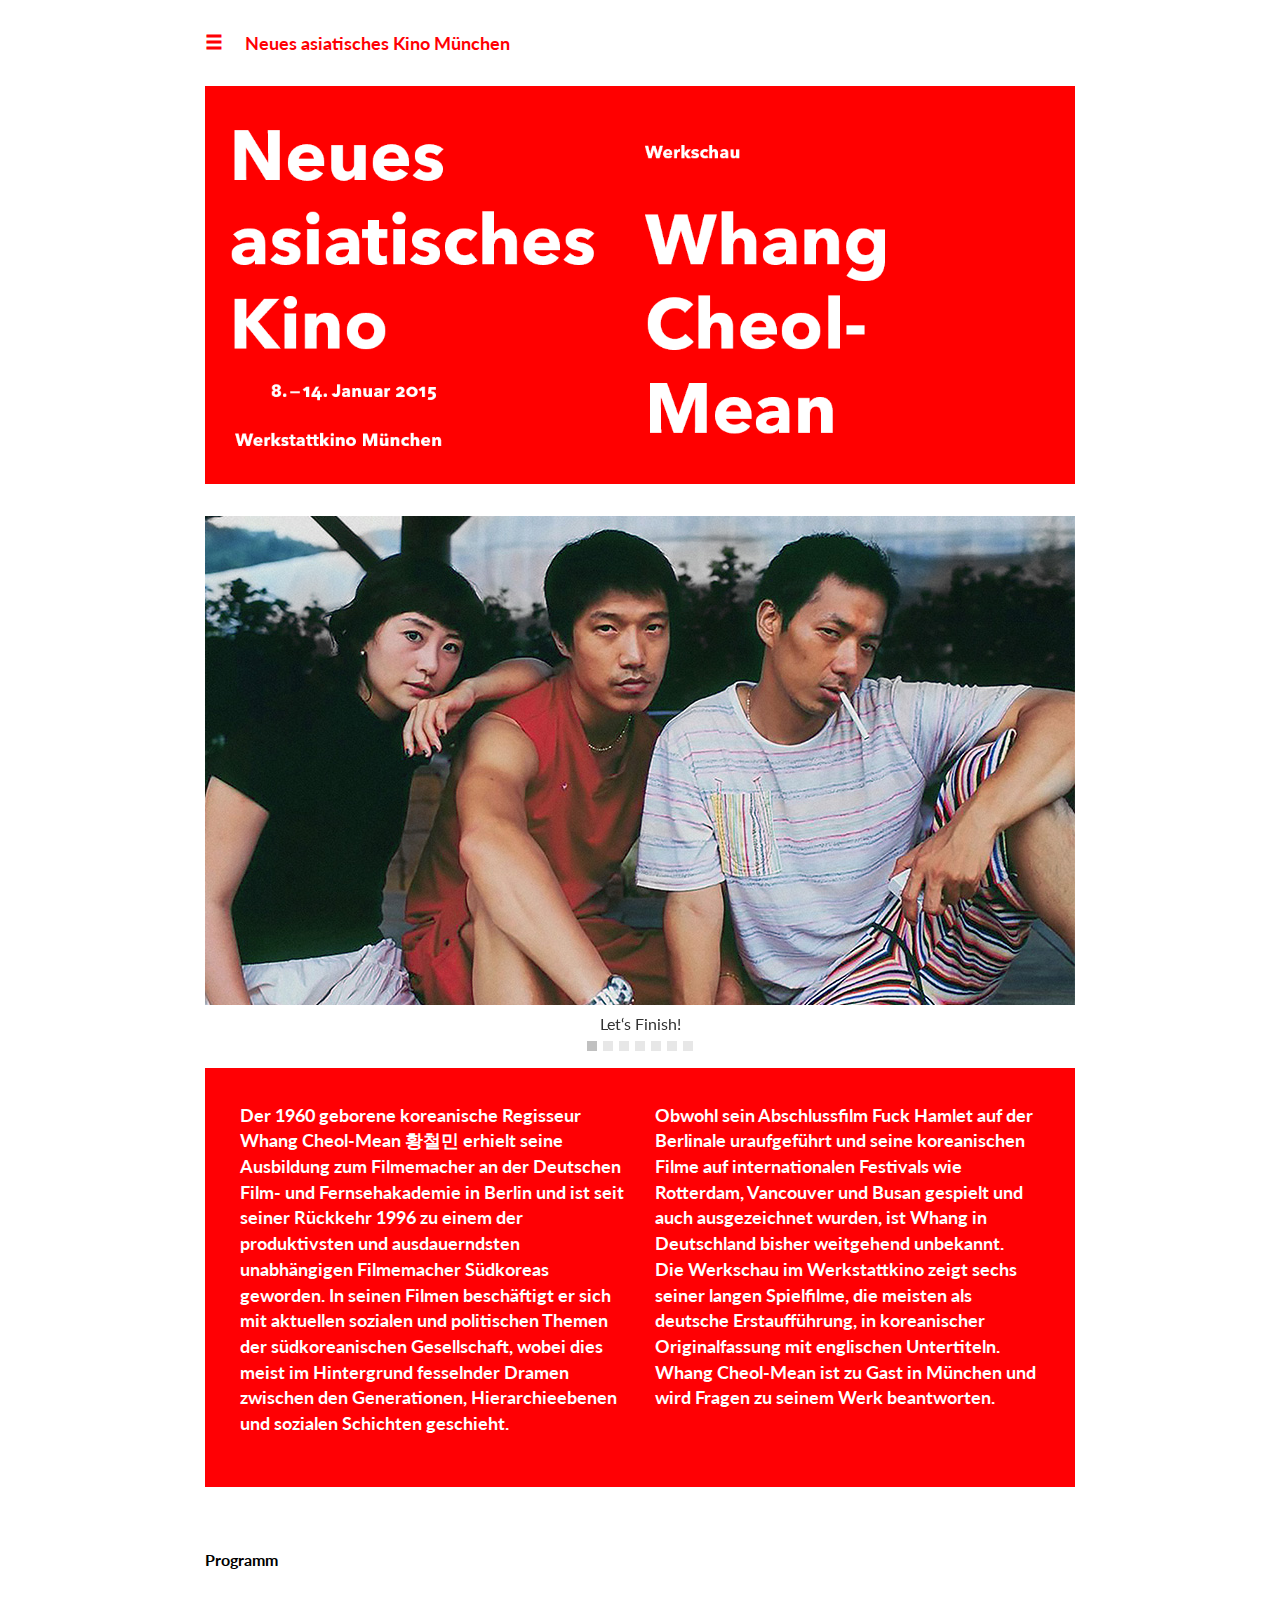
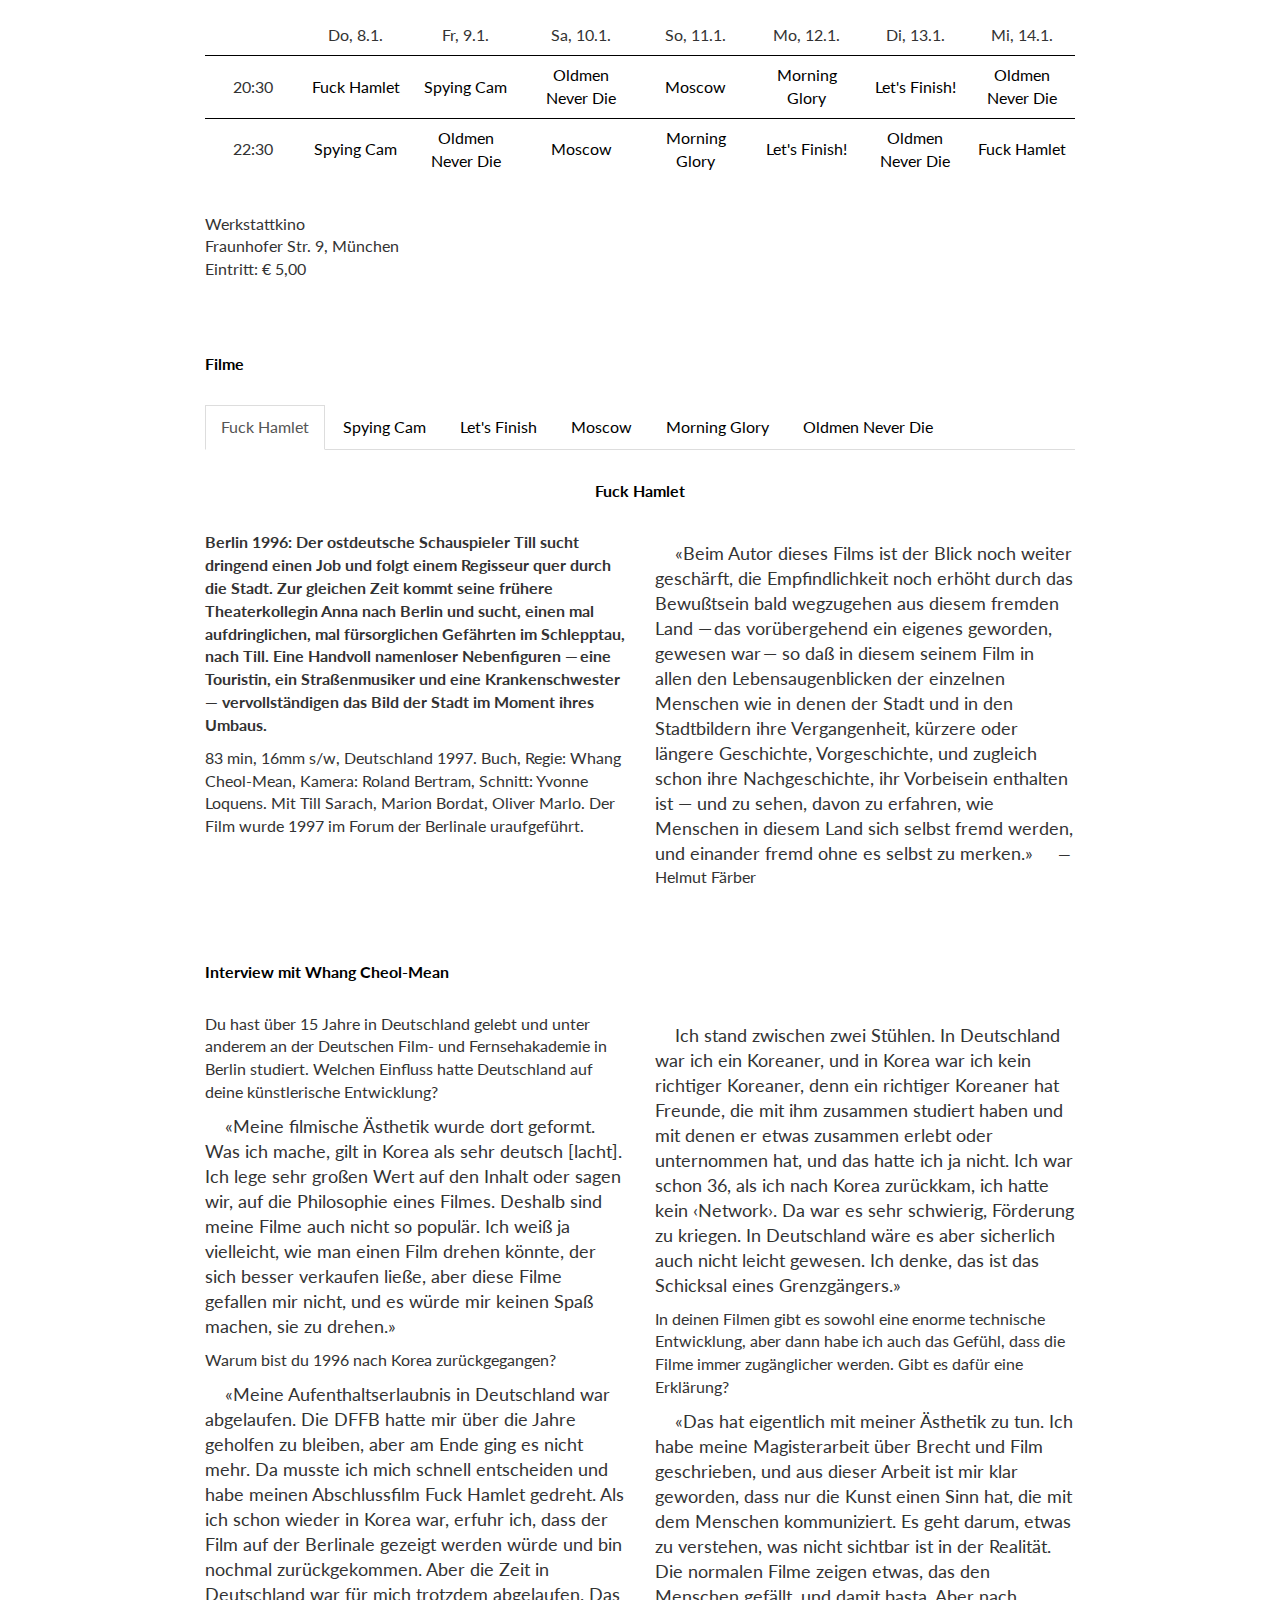
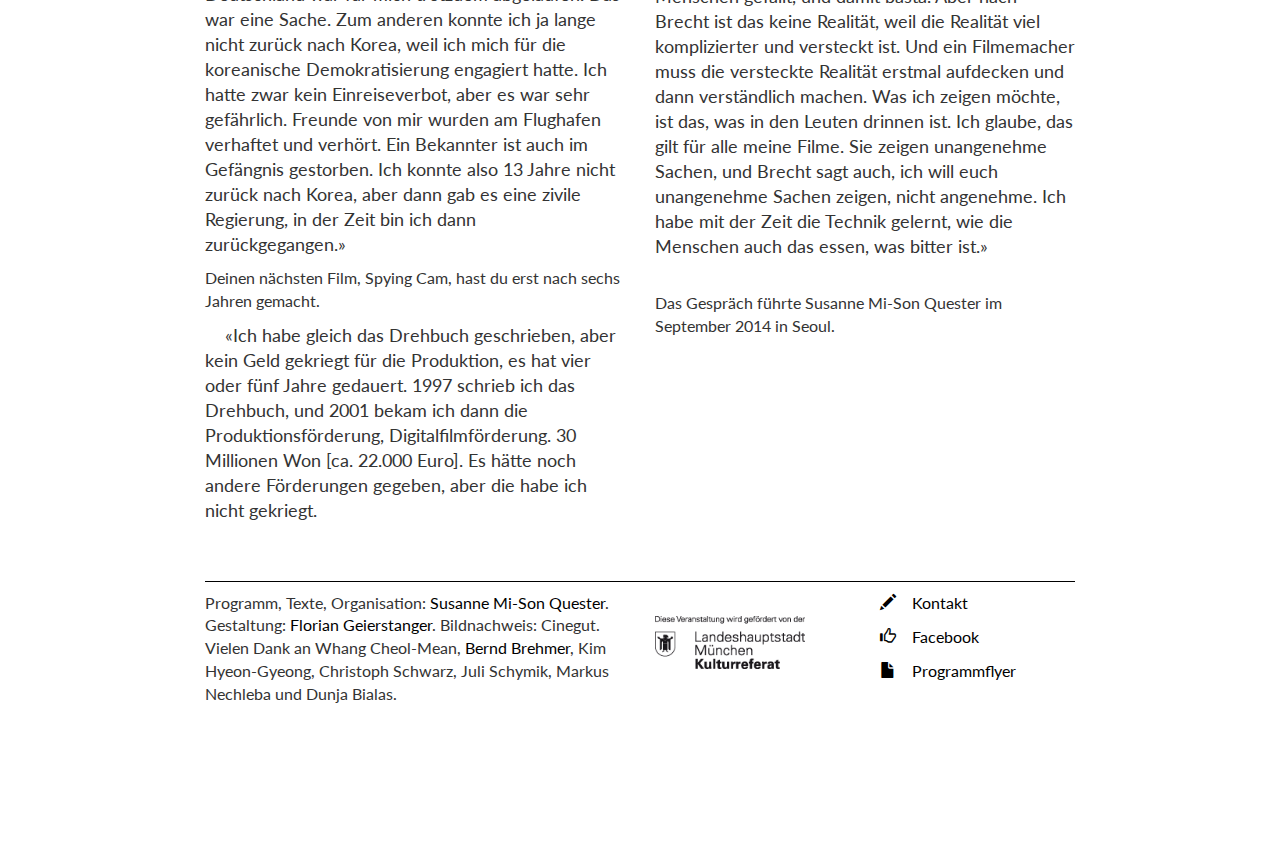
<file: 2015_whangcheolmean.html>
<!DOCTYPE html>
<html lang="de">

<head>
  <meta charset="utf-8">
  <meta http-equiv="X-UA-Compatible" content="IE=edge,chrome=1">
  <title>Werkschau Whang Cheol-Mean - Neues asiatisches Kino München</title>
  <meta name="robots" content="noindex,nofollow">
  <meta name="viewport" content="width=device-width, initial-scale=1">
  <link href="https://maxcdn.bootstrapcdn.com/bootstrap/3.3.7/css/bootstrap.min.css" rel="stylesheet"
    integrity="sha384-BVYiiSIFeK1dGmJRAkycuHAHRg32OmUcww7on3RYdg4Va+PmSTsz/K68vbdEjh4u" crossorigin="anonymous">
  <link href='http://fonts.googleapis.com/css?family=Lato:400,700' rel='stylesheet' type='text/css'>
  <link rel="stylesheet" href="img/style.css">
</head>

<body class="whang">

  <div class="container">

    <div id="nav">
      <h2>
        <a href="#">
          <span class="glyphicon glyphicon-menu-hamburger" aria-hidden="true"></span> Neues asiatisches Kino München
        </a>
      </h2>
      <ul>
        <li>
          <a href="2019_ginakim.html">2019 &nbsp;&nbsp;Gina Kim</a>
        </li>
        <li>
          <a href="2018_ningying.html">2018 &nbsp;&nbsp;Ning Ying</a>
        </li>
        <li>
          <a href="2017_yangyonghi.html">2017 &nbsp;&nbsp;Yang Yonghi</a>
        </li>
        <li>
          <a href="2016_hamaguchi.html">2016 &nbsp;&nbsp;Hamaguchi Ryusuke</a>
        </li>
        <li>
          <a href="2015_whangcheolmean.html">2015 &nbsp;&nbsp;Whang Cheol-Mean</a>
        </li>
      </ul>
    </div>

    <img src="img/2015_whang/whang_flyer_7_webtitel.png" class="img-responsive titel"
      alt="Werkschau Whang Cheol-Mean - Neues asiatisches Kino München" />

    <div id="carousel-Titel" class="carousel slide r" data-ride="carousel" data-interval="false">

      <ol class="carousel-indicators">
        <li data-target="#carousel-Titel" data-slide-to="0" class="active"></li>
        <li data-target="#carousel-Titel" data-slide-to="1"></li>
        <li data-target="#carousel-Titel" data-slide-to="2"></li>
        <li data-target="#carousel-Titel" data-slide-to="3"></li>
        <li data-target="#carousel-Titel" data-slide-to="4"></li>
        <li data-target="#carousel-Titel" data-slide-to="5"></li>
        <li data-target="#carousel-Titel" data-slide-to="6"></li>
      </ol>

      <div class="carousel-inner " role="listbox">
        <div class="item active">
          <a class="" href="#carousel-Titel" role="button" data-slide="next">
            <img src="img/2015_whang/Whang_Letsfinish_1.jpg" class="img-responsive" />
          </a>
          <div class="img-caption">Let‘s Finish!</div>
        </div>
        <div class="item">
          <a class="" href="#carousel-Titel" role="button" data-slide="next">
            <img src="img/2015_whang/Whang_FuckHamlet.jpg" class="" />
          </a>
          <div class="img-caption">Fuck Hamlet</div>
        </div>
        <div class="item">
          <a class="" href="#carousel-Titel" role="button" data-slide="next">
            <img src="img/2015_whang/Whang_spyingcam_2.jpg" class="" />
          </a>
          <div class="img-caption">Spying Cam</div>
        </div>
        <div class="item">
          <a class="" href="#carousel-Titel" role="button" data-slide="next">
            <img src="img/2015_whang/Whang_Letsfinish.jpg" class="img-responsive" />
          </a>
          <div class="img-caption">Let‘s Finish!</div>
        </div>
        <div class="item">
          <a class="" href="#carousel-Titel" role="button" data-slide="next">
            <img src="img/2015_whang/Whang_moscow.jpg" class="img-responsive" />
          </a>
          <div class="img-caption">Moscow</div>
        </div>
        <div class="item">
          <a class="" href="#carousel-Titel" role="button" data-slide="next">
            <img src="img/2015_whang/Whang_morningglory.jpg" class="img-responsive" />
          </a>
          <div class="img-caption">Morning Glory</div>
        </div>
        <div class="item">
          <a class="" href="#carousel-Titel" role="button" data-slide="next">
            <img src="img/2015_whang/Whang_oldmenneverdie.jpg" class="img-responsive" />
          </a>
          <div class="img-caption">Oldmen Never Die</div>
        </div>
      </div>
      <!--   <a class="right carousel-control" href="#carousel-Titel" role="button" data-slide="next"> <span class="glyphicon glyphicon-chevron-right" aria-hidden="true"></span> <span class="sr-only">Next</span> </a>-->
    </div>







    <div class="jumbotron" id="Einfuehrung">
      <div class="row">
        <div class="col-md-6">
          <p>Der 1960 geborene koreanische Regisseur Whang Cheol-Mean 황철민 erhielt seine Ausbildung zum Filmemacher an
            der Deutschen
            Film- und Fernsehakademie in Berlin und ist seit seiner Rückkehr 1996 zu einem der produktivsten und
            ausdauerndsten
            unabhängigen Filmemacher Südkoreas geworden. In seinen Filmen beschäftigt er sich mit aktuellen sozialen und
            politischen Themen der südkoreanischen Gesellschaft, wobei dies meist im Hintergrund fesselnder Dramen
            zwischen
            den Generationen, Hierarchieebenen und sozialen Schichten geschieht. </p>
        </div>
        <div class="col-md-6">
          <p>Obwohl sein Abschlussfilm Fuck Hamlet auf der Berlinale uraufgeführt und seine koreanischen Filme auf
            internationalen
            Festivals wie Rotterdam, Vancouver und Busan gespielt und auch ausgezeichnet wurden, ist Whang in
            Deutschland
            bisher weitgehend unbekannt.
            <br> Die Werkschau im Werkstattkino zeigt sechs seiner langen Spielfilme, die meisten als deutsche
            Erstaufführung,
            in koreanischer Originalfassung mit englischen Untertiteln. Whang Cheol-Mean ist zu Gast in München und wird
            Fragen zu seinem Werk beantworten. </p>
        </div>
      </div>
    </div>
    <div class="chapter">
      <h2 id="Programm">
        <a name="Programm">Programm</a>
      </h2>
      <div class="row Programm">
        <div class="col-md-6">
          <table width="100%" border="0" cellspacing="0" cellpadding="0" class="programmtabelle table ">
            <tbody>
              <tr>
                <td>&nbsp;</td>
                <td>Do, 8.1.</td>
                <td>Fr, 9.1.</td>
                <td>Sa, 10.1.</td>
              </tr>
              <tr>
                <td>20:30</td>
                <td>
                  <a href="#Filme">Fuck Hamlet</a>
                </td>
                <td>
                  <a href="#Filme">Spying Cam</a>
                </td>
                <td>
                  <a href="#Filme">Oldmen Never Die</a>
                </td>
              </tr>
              <tr>
                <td>22:30</td>
                <td>
                  <a href="#Filme">Spying Cam</a>
                </td>
                <td>
                  <a href="#Filme">Oldmen Never Die</a>
                </td>
                <td>
                  <a href="#Filme">Moscow</a>
                </td>
              </tr>
            </tbody>
          </table>
        </div>
        <div class="col-md-6">
          <table width="100%" border="0" cellspacing="0" cellpadding="0" class="programmtabelle table ">
            <tbody>
              <tr>
                <td>So, 11.1. </td>
                <td>Mo, 12.1.</td>
                <td>Di, 13.1.</td>
                <td>Mi, 14.1.</td>
              </tr>
              <tr>
                <td>
                  <a href="#Filme">Moscow</a>
                </td>
                <td>
                  <a href="#Filme">Morning Glory</a>
                </td>
                <td>
                  <a href="#Filme">Let's Finish!</a>
                </td>
                <td>
                  <a href="#Filme">Oldmen Never Die</a>
                </td>
              </tr>
              <tr>
                <td>
                  <a href="#Filme">Morning Glory</a>
                </td>
                <td>
                  <a href="#Filme">Let's Finish!</a>
                </td>
                <td>
                  <a href="#Filme">Oldmen Never Die</a>
                </td>
                <td>
                  <a href="#Filme">Fuck Hamlet</a>
                </td>
              </tr>
            </tbody>
          </table>
        </div>
      </div>
      <div class="row">
        <div class="col-md-12">
          <p>Werkstattkino
            <br> Fraunhofer Str. 9, München
            <br> Eintritt: € 5,00</p>
        </div>
      </div>
    </div>
    <div class="chapter">
      <h2 id="Filme">
        <a name="Filme">Filme</a>
      </h2>
      <div role="tabpanel">

        <!-- Nav tabs -->
        <ul class="nav nav-tabs" role="tablist">
          <li role="presentation" class="active">
            <a href="#FuckHamlet" aria-controls="FuckHamlet" role="tab" data-toggle="tab">Fuck Hamlet</a>
          </li>
          <li role="presentation">
            <a href="#SpyingCam" aria-controls="SpyingCam" role="tab" data-toggle="tab">Spying Cam</a>
          </li>
          <li role="presentation">
            <a href="#LetsFinish" aria-controls="LetsFinish" role="tab" data-toggle="tab">Let's Finish</a>
          </li>
          <li role="presentation">
            <a href="#Moscow" aria-controls="Moscow" role="tab" data-toggle="tab">Moscow</a>
          </li>
          <li role="presentation">
            <a href="#MorningGlory" aria-controls="MorningGlory" role="tab" data-toggle="tab">Morning Glory</a>
          </li>
          <li role="presentation">
            <a href="#OldmenNeverDie" aria-controls="OldmenNeverDie" role="tab" data-toggle="tab">Oldmen Never Die</a>
          </li>
        </ul>

        <!-- Tab panes -->
        <div class="tab-content" style="margin-top:2em;">
          <div role="tabpanel" class="tab-pane active" id="FuckHamlet">
            <!-- FuckHamlet -->
            <div class="row">
              <div class="col-md-12">
                <h3 class="" style="text-align:center;">
                  <a name="FuckHamlet">Fuck Hamlet</a>
                </h3>
              </div>
            </div>
            <div class="row">
              <div class="col-md-6">
                <p>
                  <strong>Berlin 1996: Der ostdeutsche Schauspieler Till sucht dringend einen Job und folgt einem
                    Regisseur quer
                    durch die Stadt. Zur gleichen Zeit kommt seine frühere Theaterkollegin Anna nach Berlin und sucht,
                    einen
                    mal aufdringlichen, mal fürsorglichen Gefährten im Schlepptau, nach Till. Eine Handvoll namenloser
                    Nebenfiguren
                    — eine Touristin, ein Straßenmusiker und eine Krankenschwester — vervollständigen das Bild der Stadt
                    im Moment ihres Umbaus.</strong>
                </p>
                <p>83 min, 16mm s/w, Deutschland 1997. Buch, Regie: Whang Cheol-Mean, Kamera: Roland Bertram, Schnitt:
                  Yvonne
                  Loquens. Mit Till Sarach, Marion Bordat, Oliver Marlo. Der Film wurde 1997 im Forum der Berlinale
                  uraufgeführt.</p>
              </div>
              <div class="col-md-6">
                <p>
                  <blockquote>«Beim Autor dieses Films ist der Blick noch weiter geschärft, die Empfindlichkeit noch
                    erhöht durch das
                    Bewußtsein bald wegzugehen aus diesem fremden Land — das vorübergehend ein eigenes geworden, gewesen
                    war — so daß in diesem seinem Film in allen den Lebensaugenblicken der einzelnen Menschen wie in
                    denen
                    der Stadt und in den Stadtbildern ihre Vergangenheit, kürzere oder längere Geschichte,
                    Vorgeschichte,
                    und zugleich schon ihre Nachgeschichte, ihr Vorbeisein enthalten ist — und zu sehen, davon zu
                    erfahren,
                    wie Menschen in diesem Land sich selbst fremd werden, und einander fremd ohne es selbst zu merken.»
                  </blockquote>
                  — Helmut Färber
                </p>
              </div>
            </div>
          </div>
          <!--/ tabpanel -->

          <div role="tabpanel" class="tab-pane" id="SpyingCam">
            <!-- Spying Cam  프락치  Frakchi -->
            <div class="row">
              <div class="col-md-12">
                <h3>
                  <a name="SpyingCam">Spying Cam &nbsp;&nbsp;&nbsp;&nbsp;프락치 &nbsp;&nbsp;&nbsp;&nbsp;Frakchi</a>
                </h3>
              </div>
            </div>
            <div class="row">
              <div class="col-md-6">
                <p>
                  <strong>Zwei Männer in einer schmierigen Unterkunft irgendwo in Südkorea. Sie stehen in einem streng
                    hierarchischen
                    Verhältnis zueinander und müssen sich verstecken. Während der ältere bewaffnet ist und über ein
                    Handy
                    Anweisungen bekommt, besitzt der jüngere eine kleine Videokamera und hat ein Buch dabei,
                    Dostojewskis
                    Schuld und Sühne. Um die Zeit totzuschlagen, beginnen sie mit dem Mädchen aus dem Nachbarzimmer
                    Dialoge
                    aus dem Roman zu verfilmen und so die vorangegangenen Ereignisse zu verarbeiten.</strong>
                </p>
                <p>100 min, DV Farbe, Südkorea 2002. Buch, Regie, Kamera, Schnitt: Whang Cheol-Mean. Mit Yang Yeong-Jo,
                  Chu
                  Heon-Yeob, Lee Hyeon-Hwa, Kim Hwang-Geun. Spying Cam erhielt den FIPRESCI-Preis in Rotterdam.</p>
              </div>
              <div class="col-md-6">
                <blockquote>«Der Begriff ‹Frakchi› bedeutet ungefähr Spion. Im engeren Sinne bezieht er sich auf das
                  frühere Militärregime
                  in Südkorea. Damals gab es viele regierungskritische Organisationen, die meisten von ihnen
                  studentisch.
                  Frakchi waren Leute, die von der Regierung in diese Organisationen infiltriert wurden, um
                  Videomaterial
                  und Informationen zu sammeln. [...] Trotzdem denke ich, dass es besser ist, vorher nicht zu wissen,
                  was
                  Frakchi bedeutet. Es ist besser, keine präventive Deutung parat zu haben, denn das könnte es
                  erschweren,
                  den Film ganz zu verstehen.»</blockquote>
                <br> —Hwang Cheol-Mean im Interview mit Paolo Bertolin, 2005
                </p>
              </div>
            </div>
          </div>
          <!--/ tabpanel SpyingCam-->

          <div role="tabpanel" class="tab-pane" id="LetsFinish">
            <!-- Let‘s Finish!  우리 쫑 내자!  Uri Jjong naeja! -->
            <div class="row">
              <div class="col-md-12">
                <h3>
                  <a name="LetsFinish">Let‘s Finish! &nbsp;&nbsp;&nbsp;&nbsp;우리 쫑 내자! &nbsp;&nbsp;&nbsp;&nbsp;Uri Jjong
                    naeja!</a>
                </h3>
              </div>
            </div>
            <div class="row">
              <div class="col-md-6">
                <p>
                  <strong>Drei junge Menschen haben sich im Internet zusammen-gefunden, um gemeinsam Selbstmord zu
                    begehen. Die Spielregeln
                    sind so streng wie einfach: Sie legen ihr Geld zusammen und jeden Tag bestimmt ein anderer, wo es
                    hingeht,
                    was gegessen und wo geschlafen wird — wenn das Geld alle ist, wollen sie sterben.</strong>
                </p>
                <p>100 min, HD Farbe, Südkorea 2007. Buch, Regie, Kamera, Schnitt: Whang Cheol-Mean. Mit Jeong In-Ji,
                  Kim Min-Jae,
                  Hong Gi-Jun.</p>
              </div>
              <div class="col-md-6">
                <p>
                  <blockquote>«Es gab zwei Orte, die ich in dem Film zeigen wollte: Einer ist der Strand in Byeonsan,
                    Cheollabuk-do,
                    wo die Regierung versucht, künstlich Land aus dem Meer zu gewinnen. Der andere Ort ist Pyeongtaek,
                    wo
                    das amerikanische Militär eine neue Kaserne bekommen sollte. Die Bauern wurden vertrieben, und an
                    beiden
                    Orten gab es Auseinandersetzungen und Demonstrationen. Die jungen Leute, die sich umbringen wollen,
                    sie
                    sitzen in ihrem eigenen Zimmer. Das heißt, sie haben den Kontakt zur Gesellschaft verloren. Mein
                    Konzept
                    war, dass die, die in ihrem eigenen Zimmer leben, gezwungen sind, dorthin zu gehen, wo es eine
                    Gemeinschaft
                    gibt. Deswegen habe ich sie an diese Orte geführt.»</blockquote>
                  — Whang Cheol-Mean im Interview mit Susanne Mi-Son Quester, 2014
                </p>
              </div>
            </div>
          </div>
          <!--/ tabpanel Let‘s Finish!  우리 쫑 내자!  Uri Jjong naeja!-->

          <div role="tabpanel" class="tab-pane " id="Moscow">
            <div class="row">
              <div class="col-md-12">
                <h3>
                  <a name="Moscow ">Moscow &nbsp;&nbsp;&nbsp;&nbsp;양 한마리, 양 두마리 &nbsp;&nbsp;&nbsp;&nbsp;Yang han-mari,
                    yang du-mari</a>
                </h3>
              </div>
            </div>
            <div class="row">
              <div class="col-md-6">
                <p>
                  <strong>Zwei Freundinnen aus der Mittelschule haben unterschiedliche Wege eingeschlagen. Während die
                    eine nach
                    einem Schauspielstudium Sekretärin in einer großen Firma geworden ist und ein angenehm-langweiliges
                    Leben
                    führt, hat die andere in einer Fabrik gearbeitet und ist gegen die ungerechten Arbeitsbedingungen in
                    den Streik getreten. Erschöpft vom zähen Widerstand sucht sie die frühere Freundin auf, um ein wenig
                    an ihrem Leben teilzunehmen und sich und sie an ihre früheren Träume zu erinnern. </strong>
                </p>
                <p>104 min, HD Farbe, Südkorea 2009. Buch: Whang Cheol-Mean, Kim Hyeon-Gyeong, Regie: Whang Cheol-Mean,
                  Kamera:
                  Kim Mu-Yu, Bak Hong-Ryeol, Schnitt: Lee Chan-Ho. Mit Seong Su-Jeong, Lee Hye-Jin.</p>
                <p>Der Film ist den Arbeiterinnen des Kiryung Elektronikkonzerns gewidmet, die über vier Jahre gegen
                  ihre Entlassung
                  demonstriert haben.</p>
              </div>
              <div class="col-md-6">
                <blockquote>«Dieser Film ist eigentlich fürs Bürgertum gemacht. Es ging mir um die Frage, wer lernt
                  eigentlich von wem?
                  Viele Leute glauben, die Bürger helfen den Arbeitern, aber es ist meiner Meinung nach umgekehrt. Denn
                  wer
                  lebt denn in der Realität? Das arme Mädchen hat die nackte Wirklichkeit von Korea gesehen, und dadurch
                  hat sie Erkenntnisse bekommen, die eigentlich für viele Menschen brauchbar sind. Das Leben ist hart,
                  aber
                  man kann durch so ein Leben die Energie bekommen, die die Umstände vielleicht überwinden kann.»
                </blockquote>
                —Whang Cheol-Mean, 2014
                </p>
              </div>
            </div>
          </div>
          <div role="tabpanel" class="tab-pane " id="MorningGlory">
            <div class="row">
              <div class="col-md-12">
                <h3>
                  <a name="MorningGlory">Morning Glory&nbsp;&nbsp;&nbsp;&nbsp;나팔꽃&nbsp;&nbsp;&nbsp;&nbsp;Napal Ggot</a>
                </h3>
              </div>
            </div>
            <div class="row">
              <div class="col-md-6">
                <p>
                  <strong>Ein erfolgloser Musicalkünstler kehrt anlässlich einer Beerdigung aus der Großstadt in sein
                    Heimatdorf
                    zurück. Er wird zunächst als ‹Local Hero› empfangen, stellt aber bald fest, dass auch hier die Zeit
                    nicht
                    stehengeblieben ist und die Zurückgebliebenen sich inzwischen ihre Nester gebaut haben. Seine
                    Cousine,
                    die kurz vor ihrem Lehrerinnendiplom steht und mit einem aufsteigenden Großgrundbesitzer verheiratet
                    werden soll, offenbart ihm ihre langjährige Liebe und bittet ihn um einen letzten Kuss. Wie die
                    Blumen,
                    deren Eigenschaften das Mädchen aus einem botanischen Lehrbuch zitiert, wandeln die Figuren durch
                    den
                    Film und versuchen, ihre jeweilige Situation und ihre Gefühle zu verstehen. </strong>
                </p>
                <p>87 min, HD Farbe, Südkorea 2012. Buch: Kim Hyeon-Gyeong, Regie, Schnitt: Whang Cheol-Mean, Kamera:
                  Kim Geon-Jong.
                  Mit Song Jin-Wu, Lee Hye-Jin, Yang Han-Seul.</p>
              </div>
              <div class="col-md-6">
                <p>
                  <blockquote>«Ich sehe sehr viele Schauspieler, die ein ähnliches Schicksal haben, vor allem auch unter
                    meinen Studenten,
                    den Absolventen. Die Koreaner nehmen die Meinung der anderen Leute sehr wichtig. Der junge Mann in
                    meinem
                    Film kann nicht sein eigenes Leben leben. Am Ende will er ins Ausland gehen, das ist eine Art
                    Flucht.
                    Er will den Wettkampf beenden, indem er verschwindet. Vielleicht wie in Kafkas Amerika.»
                  </blockquote>
                  <br> —Whang Cheol-Mean im Interview mit Susanne Mi-Son Quester, 2014
                </p>
              </div>
            </div>
          </div>
          <div role="tabpanel" class="tab-pane " id="OldmenNeverDie">
            <div class="row">
              <div class="col-md-12">
                <h3>
                  <a name="OldmenNeverDie">Oldmen Never Die&nbsp;&nbsp;&nbsp;&nbsp;죽지 않아&nbsp;&nbsp;&nbsp;&nbsp;Jugji
                    anha</a>
                </h3>
              </div>
            </div>
            <div class="row">
              <div class="col-md-6">
                <p>
                  <strong>Ein junger Mann ist in der Hoffnung auf ein großes Erbe zu seinem kranken Großvater aufs Land
                    gezogen.
                    Anstatt zu sterben, wird dieser wieder gesund, und der Neffe befürchtet, noch viele Jahre als
                    billige
                    Arbeitskraft für ihn schuften zu müssen. In einer verzweifelt-betrunkenen Nacht mit Freunden kommt
                    die
                    Idee auf, den Großvater durch eine leidenschaftliche Geliebte zu entkräften und so umzubringen.
                    Obwohl
                    der Neffe am nächsten Morgen alles Gesagte zurückzieht, taucht einige Tage später eine junge schöne
                    Frau
                    auf und beginnt, den Großvater zu verführen.
                    <br> Im Hintergrund einer sich langsam, aber stetig zuspitzenden Handlung erzählt Whang von der
                    politischen
                    Spaltung Koreas, die eine tiefe Kluft zwischen den Generationen hinterlassen hat.</strong>
                </p>
              </div>
              <div class="col-md-6">
                <p>107 min, HD Farbe, Südkorea 2013. Buch: Kim Hyeon-Gyeong, Regie, Schnitt: Whang Cheol-Mean, Kamera:
                  Lee Seung-Gyu.
                  Mit Lee Bong-Kyu, Cha Rae-Hyeong, Han Eun-Bi.</p>
              </div>
            </div>
          </div>
        </div>
      </div>
    </div>
    <div class="chapter">
      <div class="row">
        <div class="col-md-12">
          <h2 id="Interview">
            <a name="Interview">Interview mit Whang Cheol-Mean </a>
          </h2>
        </div>
      </div>
      <div class="row">
        <div class="col-md-6">
          <p>Du hast über 15 Jahre in Deutschland gelebt und unter anderem an der Deutschen Film- und Fernsehakademie in
            Berlin
            studiert. Welchen Einfluss hatte Deutschland auf deine künstlerische Entwicklung? </p>
          <p>
            <blockquote>«Meine filmische Ästhetik wurde dort geformt. Was ich mache, gilt in Korea als sehr deutsch
              [lacht]. Ich lege
              sehr großen Wert auf den Inhalt oder sagen wir, auf die Philosophie eines Filmes. Deshalb sind meine Filme
              auch nicht so populär. Ich weiß ja vielleicht, wie man einen Film drehen könnte, der sich besser verkaufen
              ließe, aber diese Filme gefallen mir nicht, und es würde mir keinen Spaß machen, sie zu drehen.»
            </blockquote>
          </p>
          <p> Warum bist du 1996 nach Korea zurückgegangen? </p>
          <p>
            <blockquote>«Meine Aufenthaltserlaubnis in Deutschland war abgelaufen. Die DFFB hatte mir über die Jahre
              geholfen zu bleiben,
              aber am Ende ging es nicht mehr. Da musste ich mich schnell entscheiden und habe meinen Abschlussfilm Fuck
              Hamlet gedreht. Als ich schon wieder in Korea war, erfuhr ich, dass der Film auf der Berlinale gezeigt
              werden
              würde und bin nochmal zurückgekommen. Aber die Zeit in Deutschland war für mich trotzdem abgelaufen. Das
              war
              eine Sache. Zum anderen konnte ich ja lange nicht zurück nach Korea, weil ich mich für die koreanische
              Demokratisierung
              engagiert hatte. Ich hatte zwar kein Einreiseverbot, aber es war sehr gefährlich. Freunde von mir wurden
              am
              Flughafen verhaftet und verhört. Ein Bekannter ist auch im Gefängnis gestorben. Ich konnte also 13 Jahre
              nicht
              zurück nach Korea, aber dann gab es eine zivile Regierung, in der Zeit bin ich dann zurückgegangen.»
            </blockquote>
          </p>
          <p>Deinen nächsten Film, Spying Cam, hast du erst nach sechs Jahren gemacht. </p>
          <p>
            <blockquote>«Ich habe gleich das Drehbuch geschrieben, aber kein Geld gekriegt für die Produktion, es hat
              vier oder fünf
              Jahre gedauert. 1997 schrieb ich das Drehbuch, und 2001 bekam ich dann die Produktionsförderung,
              Digitalfilmförderung.
              30 Millionen Won [ca. 22.000 Euro]. Es hätte noch andere Förderungen gegeben, aber die habe ich nicht
              gekriegt.
            </blockquote>
          </p>
        </div>
        <div class="col-md-6">
          <p>

            <blockquote>Ich stand zwischen zwei Stühlen. In Deutschland war ich ein Koreaner, und in Korea war ich kein
              richtiger Koreaner,
              denn ein richtiger Koreaner hat Freunde, die mit ihm zusammen studiert haben und mit denen er etwas
              zusammen
              erlebt oder unternommen hat, und das hatte ich ja nicht. Ich war schon 36, als ich nach Korea zurückkam,
              ich
              hatte kein ‹Network›. Da war es sehr schwierig, Förderung zu kriegen. In Deutschland wäre es aber
              sicherlich
              auch nicht leicht gewesen. Ich denke, das ist das Schicksal eines Grenzgängers.»</blockquote>
          </p>
          <p> In deinen Filmen gibt es sowohl eine enorme technische Entwicklung, aber dann habe ich auch das Gefühl,
            dass die
            Filme immer zugänglicher werden. Gibt es dafür eine Erklärung? </p>
          <p>

            <blockquote>«Das hat eigentlich mit meiner Ästhetik zu tun. Ich habe meine Magisterarbeit über Brecht und
              Film geschrieben,
              und aus dieser Arbeit ist mir klar geworden, dass nur die Kunst einen Sinn hat, die mit dem Menschen
              kommuniziert.
              Es geht darum, etwas zu verstehen, was nicht sichtbar ist in der Realität. Die normalen Filme zeigen
              etwas,
              das den Menschen gefällt, und damit basta. Aber nach Brecht ist das keine Realität, weil die Realität viel
              komplizierter und versteckt ist. Und ein Filmemacher muss die versteckte Realität erstmal aufdecken und
              dann
              verständlich machen. Was ich zeigen möchte, ist das, was in den Leuten drinnen ist. Ich glaube, das gilt
              für
              alle meine Filme. Sie zeigen unangenehme Sachen, und Brecht sagt auch, ich will euch unangenehme Sachen
              zeigen,
              nicht angenehme. Ich habe mit der Zeit die Technik gelernt, wie die Menschen auch das essen, was bitter
              ist.»</blockquote>
          </p>
          <p>&nbsp;
            <br> Das Gespräch führte Susanne Mi-Son Quester im September 2014 in Seoul.</p>
        </div>
      </div>
    </div>
    <footer>
      <p> </p>
      <div class="row">
        <div class="col-md-6">
          <p>Programm, Texte, Organisation:
            <a href="http://mandarinenfilm.de/">Susanne Mi-Son Quester</a>. Gestaltung:
            <a href="http://florian.geierstanger.org/">Florian Geierstanger</a>. Bildnachweis: Cinegut.
            <br> Vielen Dank an Whang Cheol-Mean,
            <a href="http://www.werkstattkino.de/">Bernd Brehmer</a>, Kim Hyeon-Gyeong, Christoph Schwarz, Juli Schymik,
            Markus Nechleba und Dunja Bialas.</p>
        </div>
        <div class="col-md-3 ">
          <p>
            <a href="http://www.muenchen.de/rathaus/Stadtverwaltung/Kulturreferat.html">
              <img src="img/2015_whang/kulturreferatmuenchen_gefoerdert.png" class="gefoerdert" />
            </a>
          </p>
        </div>
        <div class="col-md-3 ">
          <p>
            <a href="mailto:susanne.quester{ät}gmail{pkt}com" target="_blank">
              <span class="glyphicon glyphicon-pencil" aria-hidden="true"></span>Kontakt</a>
            <br>
            <a href="https://www.facebook.com/neuesasiatischeskino" target="_blank">
              <span class="glyphicon glyphicon-thumbs-up" aria-hidden="true"></span>Facebook</a>
            <br>
            <a href="http://mandarinenfilm.de/neuesasiatischeskino/media/2014_whang/2014_whang_flyer_7_A4-email.pdf">
              <span class="glyphicon glyphicon-file" aria-hidden="true"></span>Programmflyer</a>
          </p>
        </div>
      </div>
    </footer>
  </div>
  <!-- /container -->

  <script src="https://code.jquery.com/jquery-3.1.1.slim.min.js"
    integrity="sha256-/SIrNqv8h6QGKDuNoLGA4iret+kyesCkHGzVUUV0shc=" crossorigin="anonymous"></script>
  <script src="https://maxcdn.bootstrapcdn.com/bootstrap/3.3.7/js/bootstrap.min.js"
    integrity="sha384-Tc5IQib027qvyjSMfHjOMaLkfuWVxZxUPnCJA7l2mCWNIpG9mGCD8wGNIcPD7Txa" crossorigin="anonymous">
  </script>
  <script type="text/javascript" src="img/script.js"></script>

  <!-- Piwik -->
  <script type="text/javascript">
    var _paq = _paq || [];
    /* tracker methods like "setCustomDimension" should be called before "trackPageView" */
    _paq.push(["setCookieDomain", "*.mandarinenfilm.de"]);
    _paq.push(["setDomains", ["*.mandarinenfilm.de"]]);
    _paq.push(['trackPageView']);
    _paq.push(['enableLinkTracking']);
    (function () {
      var u = "http://www.geierstanger.org/stats/";
      _paq.push(['setTrackerUrl', u + 'piwik.php']);
      _paq.push(['setSiteId', '10']);
      var d = document,
        g = d.createElement('script'),
        s = d.getElementsByTagName('script')[0];
      g.type = 'text/javascript';
      g.async = true;
      g.defer = true;
      g.src = u + 'piwik.js';
      s.parentNode.insertBefore(g, s);
    })();
  </script>
  <noscript>
    <p>
      <img src="http://www.geierstanger.org/stats/piwik.php?idsite=10&rec=1" style="border:0;" alt="" />
    </p>
  </noscript>
  <!-- End Piwik Code -->

</body>

</html>
</file>
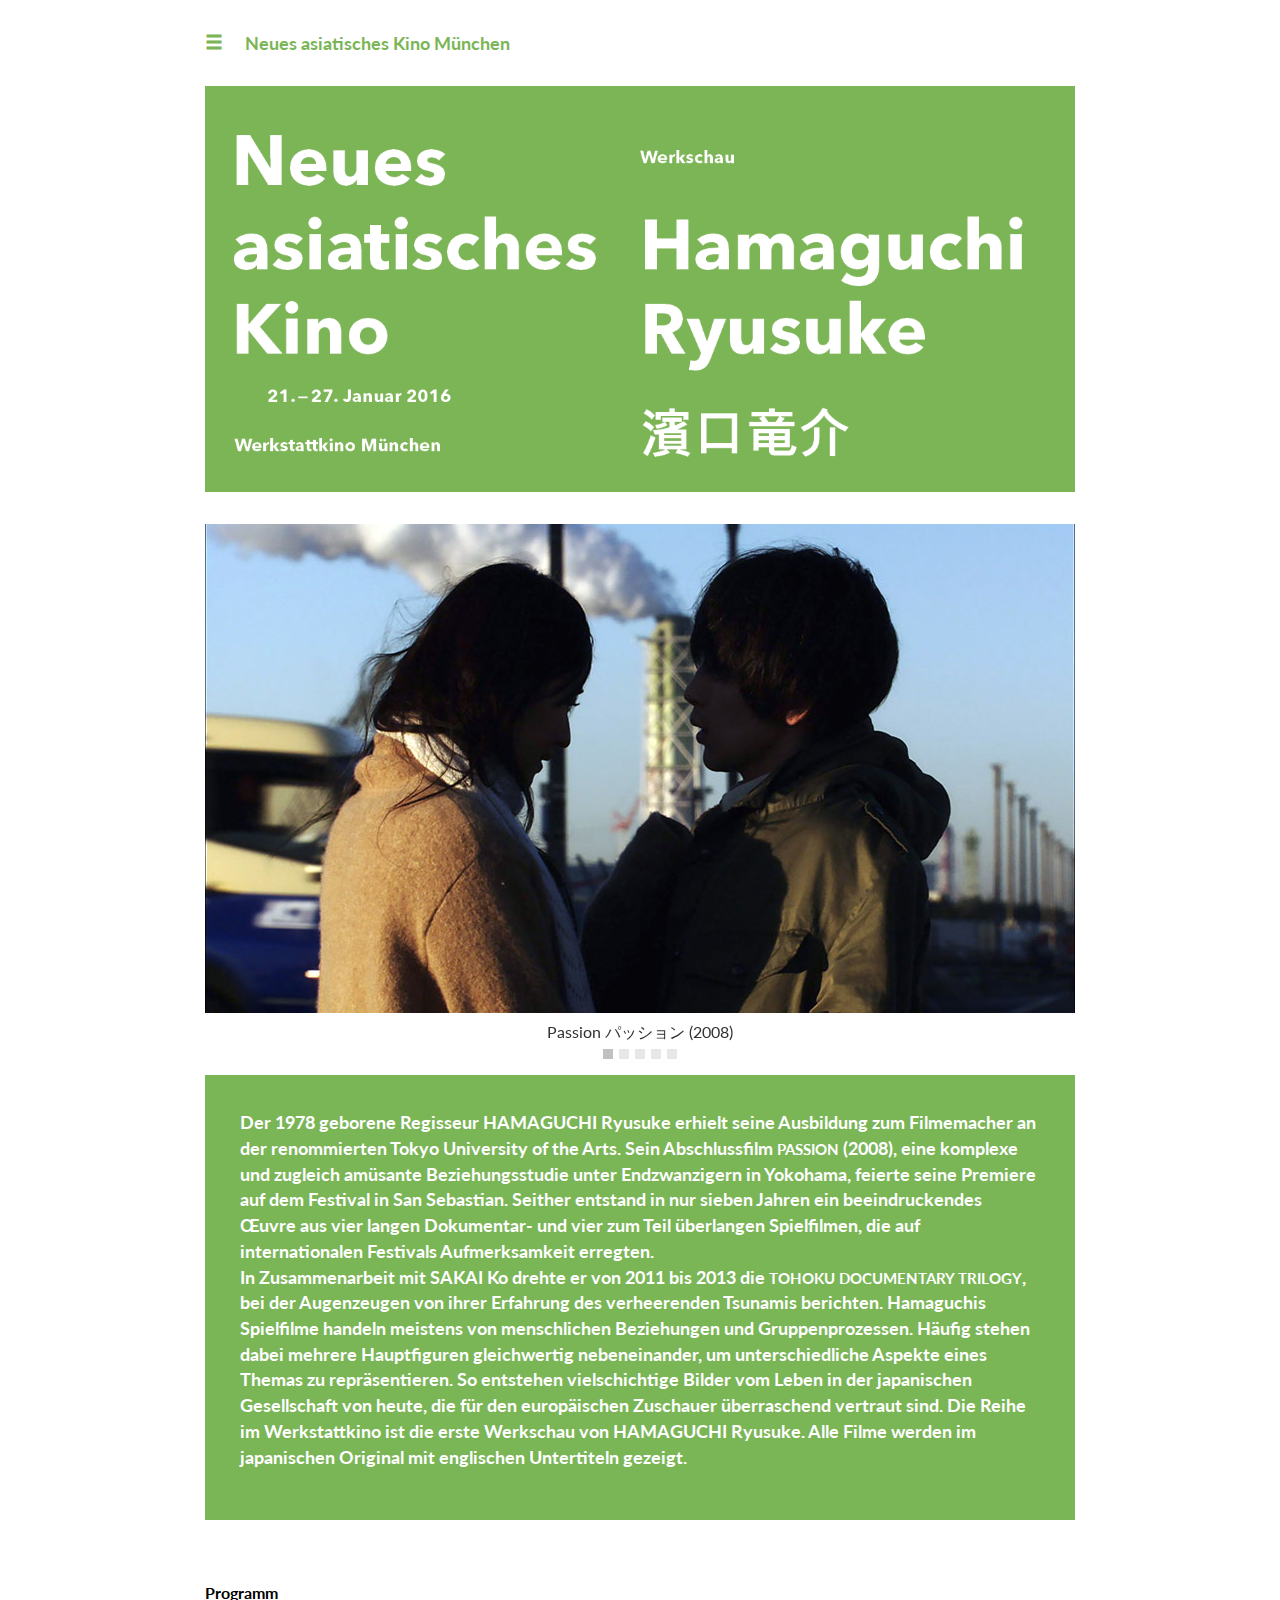
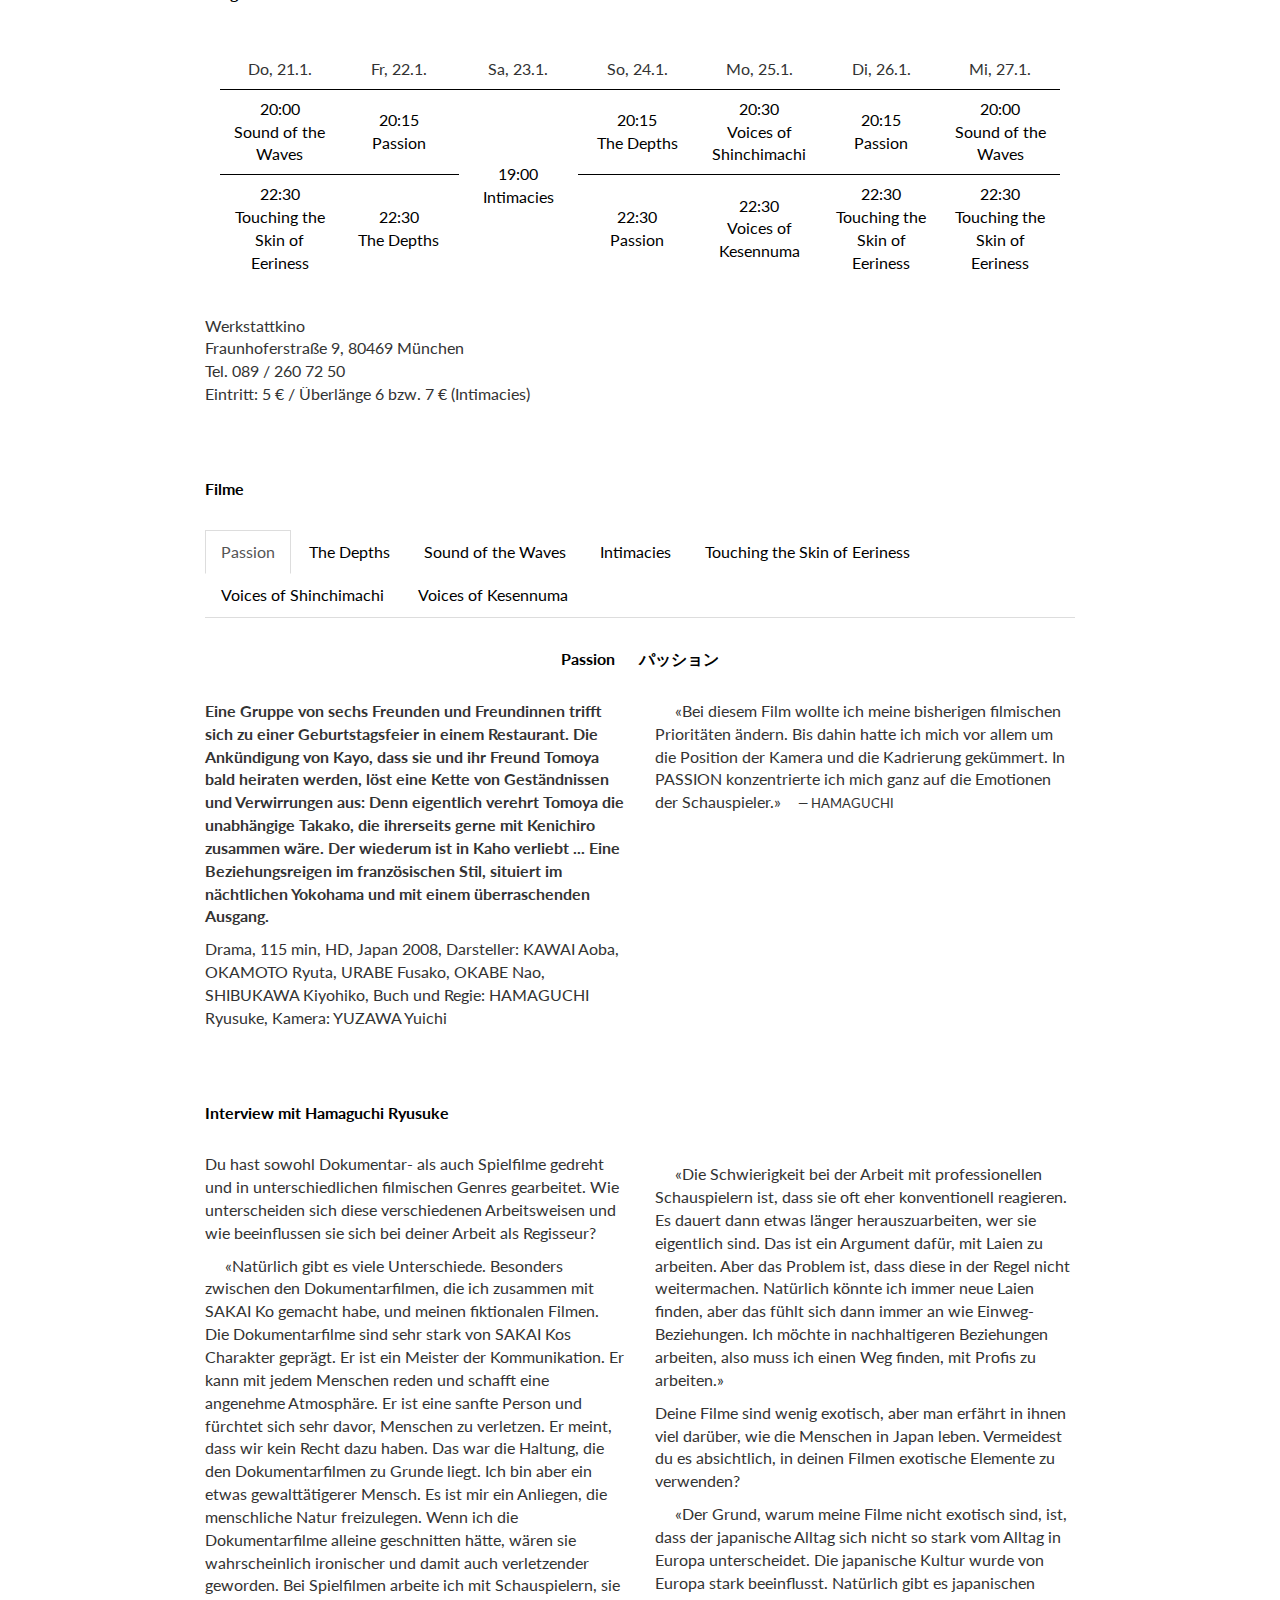
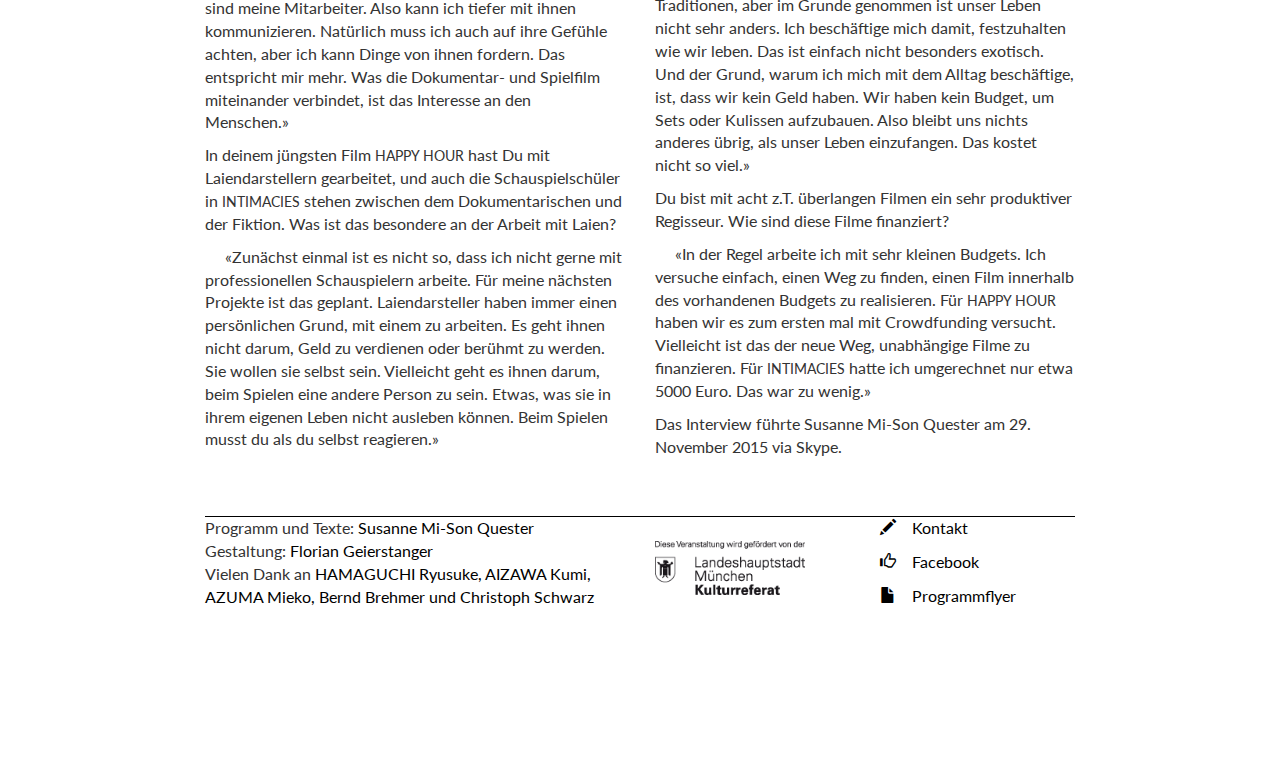
<file: 2016_hamaguchi.html>
<!DOCTYPE html>
<html lang="de">

<head>
  <meta charset="utf-8">
  <meta http-equiv="X-UA-Compatible" content="IE=edge,chrome=1">
  <title>Werkschau Hamaguchi Ryusuke — Neues asiatisches Kino München</title>
  <meta name="robots" content="noindex,nofollow">
  <meta name="viewport" content="width=device-width, initial-scale=1">
  <link href="https://maxcdn.bootstrapcdn.com/bootstrap/3.3.7/css/bootstrap.min.css" rel="stylesheet"
    integrity="sha384-BVYiiSIFeK1dGmJRAkycuHAHRg32OmUcww7on3RYdg4Va+PmSTsz/K68vbdEjh4u" crossorigin="anonymous">
  <link href='http://fonts.googleapis.com/css?family=Lato:400,700' rel='stylesheet' type='text/css'>
  <link rel="stylesheet" href="img/style.css">
</head>

<body class="hamaguchi">
  <div class="container">

    <div id="nav">
      <h2>
        <a href="#">
          <span class="glyphicon glyphicon-menu-hamburger" aria-hidden="true"></span> Neues asiatisches Kino München
        </a>
      </h2>
      <ul>
        <li>
          <a href="2019_ginakim.html">2019 &nbsp;&nbsp;Gina Kim</a>
        </li>
        <li>
          <a href="2018_ningying.html">2018 &nbsp;&nbsp;Ning Ying</a>
        </li>
        <li>
          <a href="2017_yangyonghi.html">2017 &nbsp;&nbsp;Yang Yonghi</a>
        </li>
        <li>
          <a href="2016_hamaguchi.html">2016 &nbsp;&nbsp;Hamaguchi Ryusuke</a>
        </li>
        <li>
          <a href="2015_whangcheolmean.html">2015 &nbsp;&nbsp;Whang Cheol-Mean</a>
        </li>
      </ul>
    </div>


    <img src="img/2016_hamaguchi/hamaguchi_header_1.png" alt="Hamaguchi Ryusuke — Neues asiatisches Kino München"
      class="img-responsive titel" />

    <div id="carousel-Titel" class="carousel slide r" data-ride="carousel" data-interval="false">

      <ol class="carousel-indicators">
        <li data-target="#carousel-Titel" data-slide-to="0" class="active"></li>
        <li data-target="#carousel-Titel" data-slide-to="1"></li>
        <li data-target="#carousel-Titel" data-slide-to="2"></li>
        <li data-target="#carousel-Titel" data-slide-to="3"></li>
        <li data-target="#carousel-Titel" data-slide-to="4"></li>
      </ol>

      <div class="carousel-inner " role="listbox">
        <div class="item active">
          <a class="" href="#carousel-Titel" role="button" data-slide="next">
            <img src="img/2016_hamaguchi/hamaguchi_stills_Passion.jpg" class="img-responsive" />
          </a>
          <div class="img-caption">Passion パッション (2008)</div>
        </div>
        <div class="item">
          <a class="" href="#carousel-Titel" role="button" data-slide="next">
            <img src="img/2016_hamaguchi/hamaguchi_stills_TheDepths.jpg" class="" />
          </a>
          <div class="img-caption">The Depths (2010)</div>
        </div>
        <div class="item">
          <a class="" href="#carousel-Titel" role="button" data-slide="next">
            <img src="img/2016_hamaguchi/hamaguchi_stills_SoundoftheWaves.jpg" class="" />
          </a>
          <div class="img-caption">Tohoku Documentary Trilogy (2011-2013)</div>
        </div>
        <div class="item">
          <a class="" href="#carousel-Titel" role="button" data-slide="next">
            <img src="img/2016_hamaguchi/hamaguchi_stills_Intimacies.jpg" class="img-responsive" />
          </a>
          <div class="img-caption">Intimacies 親密さ (2012)</div>
        </div>
        <div class="item">
          <a class="" href="#carousel-Titel" role="button" data-slide="next">
            <img src="img/2016_hamaguchi/hamaguchi_stills_TouchingtheSkinofEeriness.jpg" class="img-responsive" />
          </a>
          <div class="img-caption">Touching the Skin of Eeriness 不気味なものの肌に触れる (2013)</div>
        </div>
      </div>
    </div>

    <div class="jumbotron" id="Einfuehrung">
      <div class="row">
        <div class="col-md-12">
          <p>Der 1978 geborene Regisseur HAMAGUCHI Ryusuke erhielt seine Ausbildung zum Filmemacher an der renommierten
            Tokyo
            University of the Arts. Sein Abschlussfilm
            <span class="filmtitel">PASSION</span> (2008), eine komplexe und zugleich amüsante Beziehungsstudie unter
            Endzwanzigern in Yokohama,
            feierte seine Premiere auf dem Festival in San Sebastian. Seither entstand in nur sieben Jahren ein
            beeindruckendes
            Œuvre aus vier langen Dokumentar- und vier zum Teil überlangen Spielfilmen, die auf internationalen
            Festivals
            Aufmerksamkeit erregten.
            <br>In Zusammenarbeit mit SAKAI Ko drehte er von 2011 bis 2013 die
            <span class="filmtitel">TOHOKU DOCUMENTARY TRILOGY</span>, bei der Augenzeugen von ihrer Erfahrung des
            verheerenden Tsunamis berichten.
            Hamaguchis Spielfilme handeln meistens von menschlichen Beziehungen und Gruppenprozessen. Häufig stehen
            dabei
            mehrere Hauptfiguren gleichwertig nebeneinander, um unterschiedliche Aspekte eines Themas zu repräsentieren.
            So entstehen vielschichtige Bilder vom Leben in der japanischen Gesellschaft von heute, die für den
            europäischen
            Zuschauer überraschend vertraut sind. Die Reihe im Werkstattkino ist die erste Werkschau von HAMAGUCHI
            Ryusuke.
            Alle Filme werden im japanischen Original mit englischen Untertiteln gezeigt.</p>
        </div>
      </div>
    </div>
    <div class="chapter">
      <h2 id="Programm">
        <a name="Programm">Programm</a>
      </h2>
      <div class="row Programm">
        <div class="col-md-12">
          <table width="100%" border="0" cellspacing="0" cellpadding="0" class="programmtabelle table ">
            <tbody>
              <tr>
                <td>Do, 21.1.</td>
                <td>Fr, 22.1.</td>
                <td>Sa, 23.1.</td>
                <td>So, 24.1. </td>
                <td>Mo, 25.1.</td>
                <td>Di, 26.1.</td>
                <td>Mi, 27.1.</td>
              </tr>
              <tr>
                <td>
                  <a href="#Filme">20:00
                    <br> Sound of the Waves</a>
                </td>
                <td>
                  <a href="#Filme">20:15
                    <br> Passion
                  </a>
                </td>
                <td rowspan="2">
                  <a href="#Filme">19:00
                    <br> Intimacies
                  </a>
                  <a href="#Filme"></a>
                </td>
                <td>
                  <a href="#Filme">20:15
                    <br> The Depths</a>
                </td>
                <td>
                  <a href="#Filme">20:30
                    <br> Voices of Shinchimachi</a>
                </td>
                <td>
                  <a href="#Filme">20:15
                    <br> Passion
                  </a>
                </td>
                <td>
                  <a href="#Filme">20:00
                    <br> Sound of the Waves</a>
                </td>
              </tr>
              <tr>
                <td>
                  <a href="#Filme">22:30
                    <br> Touching the Skin of Eeriness</a>
                </td>
                <td>
                  <a href="#Filme">22:30
                    <br> The Depths</a>
                </td>
                <td>
                  <a href="#Filme">22:30
                    <br> Passion
                  </a>
                </td>
                <td>
                  <a href="#Filme">22:30
                    <br> Voices of Kesennuma</a>
                </td>
                <td>
                  <a href="#Filme">22:30
                    <br> Touching the Skin of Eeriness</a>
                </td>
                <td>
                  <a href="#Filme">22:30
                    <br> Touching the Skin of Eeriness</a>
                </td>
              </tr>
            </tbody>
          </table>
        </div>

      </div>
      <div class="row">
        <div class="col-md-12">
          <p>Werkstattkino
            <br> Fraunhoferstraße 9, 80469 München
            <br> Tel. 089 / 260 72 50
            <br> Eintritt: 5 € / Überlänge 6 bzw. 7 € (Intimacies)</p>
        </div>
      </div>
    </div>
    <div class="chapter">
      <h2 id="Filme">
        <a name="Filme">Filme</a>
      </h2>
      <div role="tabpanel">

        <!-- Nav tabs -->
        <ul class="nav nav-tabs" role="tablist">
          <li role="presentation" class="active">
            <a href="#passion" aria-controls="passion" role="tab" data-toggle="tab">Passion</a>
          </li>
          <li role="presentation">
            <a href="#TheDepths" aria-controls="TheDepths" role="tab" data-toggle="tab">The Depths</a>
          </li>
          <li role="presentation">
            <a href="#SoundoftheWaves" aria-controls="SoundoftheWaves" role="tab" data-toggle="tab">Sound of the
              Waves</a>
          </li>
          <li role="presentation">
            <a href="#Intimacies" aria-controls="Intimacies" role="tab" data-toggle="tab">Intimacies</a>
          </li>
          <li role="presentation">
            <a href="#TouchingtheSkinofEeriness" aria-controls="TouchingtheSkinofEeriness" role="tab"
              data-toggle="tab">Touching the Skin of Eeriness</a>
          </li>
          <li role="presentation">
            <a href="#VoicesofShinchimachi" aria-controls="VoicesofShinchimachi" role="tab" data-toggle="tab">Voices of
              Shinchimachi</a>
          </li>
          <li role="presentation">
            <a href="#VoicesofKesennuma" aria-controls="VoicesofKesennuma" role="tab" data-toggle="tab">Voices of
              Kesennuma</a>
          </li>
        </ul>

        <!-- Tab panes -->
        <div class="tab-content" style="margin-top:2em;">
          <div role="tabpanel" class="tab-pane active" id="passion">
            <!--Passion -->
            <div class="row">
              <div class="col-md-12">
                <h3 class="" style="text-align:center;">
                  <a name="passion">Passion &nbsp;&nbsp;&nbsp;&nbsp; パッション</a>
                </h3>
              </div>
            </div>
            <div class="row">
              <div class="col-md-6">
                <p class="filmtext">Eine Gruppe von sechs Freunden und Freundinnen trifft sich zu einer Geburtstagsfeier
                  in einem Restaurant.
                  Die Ankündigung von Kayo, dass sie und ihr Freund Tomoya bald heiraten werden, löst eine Kette von
                  Geständnissen
                  und Verwirrungen aus: Denn eigentlich verehrt Tomoya die unabhängige Takako, die ihrerseits gerne mit
                  Kenichiro
                  zusammen wäre. Der wiederum ist in Kaho verliebt ... Eine Beziehungsreigen im französischen Stil,
                  situiert
                  im nächtlichen Yokohama und mit einem überraschenden Ausgang.</p>
                <p>Drama, 115 min, HD, Japan 2008, Darsteller: KAWAI Aoba, OKAMOTO Ryuta, URABE Fusako, OKABE Nao,
                  SHIBUKAWA
                  Kiyohiko, Buch und Regie: HAMAGUCHI Ryusuke, Kamera: YUZAWA Yuichi</p>
              </div>
              <div class="col-md-6">

                <blockquote>
                  <p>«Bei diesem Film wollte ich meine bisherigen filmischen Prioritäten ändern. Bis dahin hatte ich
                    mich vor
                    allem um die Position der Kamera und die Kadrierung gekümmert. In PASSION konzentrierte ich mich
                    ganz
                    auf die Emotionen der Schauspieler.»</p>
                  <footer>HAMAGUCHI</footer>
                </blockquote>

              </div>
            </div>
          </div>
          <!--/ tabpanel -->

          <div role="tabpanel" class="tab-pane" id="TheDepths">
            <!-- TheDepths -->
            <div class="row">
              <div class="col-md-12">
                <h3>
                  <a name="TheDepths">The Depths</a>
                </h3>
              </div>
            </div>
            <div class="row">
              <div class="col-md-6">
                <p class="filmtext">Bei der Hochzeit seines besten Freundes begegnet der erfolgreiche koreanische
                  Modefotograf Bae-Hwan dem attraktiven
                  japanischen Callboy Ryu. Als er ein zufälliges Foto entdeckt, ist er wie besessen von der Idee, Ryu in
                  Korea zum Model zu machen. Währenddessen verstrickt sich Ryu immer tiefer in die dubiosen
                  Machenschaften
                  seiner Zuhälter und verführt außerdem den verzweifelten Freund des Fotografen, der noch am
                  Hochzeitstag
                  von seiner Frau verlassen wurde ... In seiner ersten kommerziellen Filmproduktion gelingt Hamaguchi
                  ein
                  homoerotisches Drama mit Elementen des Yakuza-Films.</p>
                <p>Drama, 121 min, HD, Südkorea/Japan 2010, Darsteller: KIM Min-Jun, ISHIDA Hoshi, PARK Sohee, Buch:
                  OURA Kouta
                  und HAMAGUCHI Ryusuke, Regie: HAMAGUCHI Ryusuke, Kamera: PARK Geun-Young

                </p>
              </div>
              <div class="col-md-6">

                <blockquote>
                  <p>«Der Film war eine internationale Koproduktion zwischen den staatlichen Filmschulen in Südkorea und
                    Japan.
                    In der Zusammenarbeit mit den koreanischen Schauspielern habe ich die Erfahrung gemacht, dass es
                    nicht
                    so schwer ist, mit ausländischen Schauspielern zu arbeiten, solange ich mich auf ihre Gefühle
                    konzentriere.
                    Aber mit dem koreanischen Kameramann war es schwierig, sich auf eine Kameraposition zu einigen. Je
                    weiter
                    der Dreh fortschritt, desto weniger Positionen haben wir von jeder Szene gedreht. Dieser Film
                    reflektiert
                    auch die Veränderung meiner Beziehung zum Kameramann – und zu den Schauspielern.»</p>
                  <footer>HAMAGUCHI</footer>
                </blockquote>

              </div>
            </div>
          </div>
          <!--/ tabpanel-->

          <div role="tabpanel" class="tab-pane" id="SoundoftheWaves">
            <div class="row">
              <div class="col-md-12">
                <h3>
                  <a name="SoundoftheWaves">Sound of the Waves &nbsp;&nbsp;&nbsp;&nbsp; なみのおと</a>
                </h3>
              </div>
            </div>
            <div class="row">
              <div class="col-md-6">
                <p class="filmtext">Der erste Teil der
                  <span class="filmtitel">TOHOKU DOCUMENTARY TRILOGY.</span> Die Sanriku Küste im Nordosten Japans wurde
                  in der Vergangenheit regelmäßig
                  von Naturkatastrophen heimgesucht, darunter die verheerenden Tsunamis von 1933 und 2011. Die beiden
                  Regisseure
                  SAKAI Ko und HAMAGUCHI Ryusuke begeben sich auf eine Reise durch die zerstörten und wiederaufgebauten
                  Städte
                  an dieser Küste. In verschiedenen Konstellationen lassen sie die Überlebenden sich gegenseitig ihre
                  Erinnerungen
                  erzählen. Es entstehen authentische Gespräche, die auf eindrucksvolle Weise die Bilder der Katastrophe
                  in den Köpfen der Zuschauer lebendig machen. </p>
                <p>Dokumentarfilm, 142 min, HD, Japan 2011, Regie: SAKAI Ko, HAMAGUCHI Ryusuke, Kamera: KITAGAWA Yoshio
                </p>
              </div>
              <div class="col-md-6">

                <blockquote>
                  <p>«Im Grunde genommen wollten wir die Interviews führen, um die Bedeutung der Städte und Dörfer
                    wiederherzustellen.
                    Wir lebten in Tokyo. Wir kannten die Katastrophe nur aus dem Fernsehen und aus dem Internet. Als wir
                    in die Tohoku-Region kamen, hörten wir die Leute sagen: „Was wir verloren haben, ist einfach zu
                    Dingen
                    geworden. Unsere Häuser und unser Besitz sind nur noch Trümmer.“ Das hörten wir, und wir
                    beschlossen,
                    die Interviews zu führen, um diesen Dingen ihre ursprüngliche Bedeutung zurückzugeben.»</p>
                  <footer>HAMAGUCHI</footer>
                </blockquote>
              </div>
            </div>
          </div>
          <!--/ tabpanel-->

          <div role="tabpanel" class="tab-pane " id="Intimacies">
            <div class="row">
              <div class="col-md-12">
                <h3>
                  <a name="Moscow ">Intimacies &nbsp;&nbsp;&nbsp;&nbsp;親密さ</a>
                </h3>
              </div>
            </div>
            <div class="row">
              <div class="col-md-6">
                <p class="filmtext">Der Film folgt den Proben für ein Theaterstück bis zu seiner Aufführung. Die
                  Schauspielerin Reiko und der
                  Autor Ryohei sind ein Paar, sie leben und arbeiten zusammen. Tagsüber proben sie, abends jobbt sie in
                  einer
                  Bar, während er schreibt, um dann während der Frühschicht in einer Großküche zu arbeiten. In diesem
                  strengen
                  Rhythmus schreitet ihr Leben voran, als im Nachbarland Korea ein Krieg ausbricht, der in der
                  Theatergruppe
                  Diskussionen auslöst. Aber auch bezüglich der Arbeit gibt es viele Konflikte. Unter diesen Umständen
                  beginnt
                  die Aufführung des Theaterstücks ‹Intimacies›. Mit minutiöser Genauigkeit zeigt der Film sowohl die
                  Proben
                  als auch das Stück. Theater und Film, Dokumentarisches und Fiktionales vermischen sich und geben dem
                  Zuschauer
                  die Möglichkeit, die Figuren in unterschiedlichen Rollen und Medien zu erleben und ihre Positionen
                  nachzuvollziehen.</p>
                <p>Drama, 255 min, HD, Japan 2012, Darsteller: HIRANO Rei, SATO Ryo, Buch und Regie: HAMAGUCHI Ryusuke,
                  Kamera:
                  KITAGAWA Yoshio</p>
              </div>
              <div class="col-md-6">

                <blockquote>
                  <p>«Für mich war dieser Film in vieler Hinsicht ein großartiges Experiment. Die Arbeit mit einer
                    großen Menge
                    von Worten (nicht nur Dialoge), die Aufnahme des gesamten Theaterstücks ‹Intimacies›, als handle es
                    sich
                    um eine Dokumentation, und die totale Befreiung der Schauspieler von meinen Anweisungen. Vielleicht
                    ist
                    der Film nicht in jeder Hinsicht gelungen, aber ich habe die Funken der jungen Schauspielschüler
                    gespürt.»</p>
                  <footer>HAMAGUCHI</footer>
                </blockquote>
              </div>
            </div>
          </div>
          <div role="tabpanel" class="tab-pane " id="TouchingtheSkinofEeriness">
            <div class="row">
              <div class="col-md-12">
                <h3>
                  <a name="TouchingtheSkinofEeriness">Touching the Skin of Eeriness
                    &nbsp;&nbsp;&nbsp;&nbsp;不気味なものの肌に触れる</a>
                </h3>
              </div>
            </div>
            <div class="row">
              <div class="col-md-6">
                <p class="filmtext">Nach dem Tod seines Vater zieht der 17-jährige Chihiro zu seinem Halbbruder in eine
                  kleine Stadt am Fluss.
                  Obwohl er dort warm aufgenommen wird, quält Chihiro die Einsamkeit. Zusammen mit seinem
                  Klassenkameraden
                  Naoya nimmt er Unterricht in modernem Tanz und entwickelt erstaunliche Fähigkeiten in der Manipulation
                  seiner Mitmenschen. Wenig später wird Naoyas Freundin tot aufgefunden und Naoya gesteht, sie
                  umgebracht
                  zu haben ...
                  <br>

                  <span class="filmtitel">TOUCHING THE SKIN OF EERINESS</span> ist ein Mystery-Drama, das als „Prequel“
                  für den geplanten Langfilm
                  <span class="filmtitel">FLOODS</span> gedreht wurde. Der aus den Filmen von SONO Shion bekannte
                  Schauspieler SOMETANI Shota fasziniert
                  nicht nur die Figuren in seiner Umgebung, sondern schlägt auch das Publikum in seinen Bann. Die zweite
                  Umsetzung eines Genrefilm-Drehbuchs von HAMAGUCHI Ryusuke.</p>

              </div>
              <div class="col-md-6">
                <p>Mystery Drama, 54 min, HD, Japan 2013, Darsteller: SOMETANI Shota, SHIBUKAWA Kiyohiko, ISHIDA Houshi,
                  Buch:
                  TAKAHASHI Tomoyuki, Regie: HAMAGUCHI Ryusuke, Kamera: JAREO Osamu</p>

              </div>
            </div>
          </div>
          <div role="tabpanel" class="tab-pane " id="VoicesofShinchimachi">
            <div class="row">
              <div class="col-md-12">
                <h3>
                  <a name="VoicesofShinchimachi">Voices from the Waves Shinchimachi&nbsp;&nbsp;&nbsp;&nbsp;なみのこえ 新地町</a>
                </h3>
              </div>
            </div>
            <div class="row">
              <div class="col-md-6">
                <p class="filmtext">Der Film ist Teil der
                  <span class="filmtitel">TOHOKU DOCUMENTARY TRILOGY</span> und das Zwillingsstück zu
                  <span class="filmtitel">VOICES FROM THE WAVES KESENNUMA.</span> Inspiriert von der Erzähltradition der
                  Tohoku-Region werden Dialoge
                  zwischen sich nahestehenden Menschen eingefangen, um die Erfahrung der großen Erdbebenkatastrophe
                  Ost-Japans
                  für künftige Generationen festzuhalten. Ein Jahr nach der Katastrophe scheinen viele Bewohner von
                  Shinchimachi,
                  Präfektur Fukushima, Schuldgefühle zu haben, da sie den Verlust ihres Zuhauses und ihrer Lieben
                  überlebt
                  haben.
                </p>
                <p>Dokumentarfilm, 103 min, HD, Japan 2013, Regie: SAKAI Ko, HAMAGUCHI Ryusuke, Kamera: SASAKI Yasuyuki,
                  KITAGAWA
                  Yoshio
                </p>
              </div>
              <div class="col-md-6">

                <blockquote>
                  <p>«Die Situation von Shinchimachi ist ziemlich kompliziert, weil die Stadt in der Nähe des
                    Atomkraftwerks
                    liegt. Die Strahlung ist jedoch nicht so hoch, und die Menschen können weiter dort leben. Aber
                    außerhalb
                    der Stadt gibt es viele, die geflohen sind. Also fürchten sie um die Zukunft ihrer Heimatstadt. Sie
                    fragen
                    sich, ob es besser wäre zu fliehen oder in der Stadt zu bleiben. Die Leute von Shinchimachi können
                    ihre
                    Gedanken und Gefühle nicht frei ausdrücken.»</p>
                  <footer>HAMAGUCHI</footer>
                </blockquote>
              </div>
            </div>
          </div>
          <!-- /tabpanel -->

          <div role="tabpanel" class="tab-pane " id="VoicesofKesennuma">
            <div class="row">
              <div class="col-md-12">
                <h3>
                  <a name="VoicesofKesennuma">Voices from the Waves Kesennuma&nbsp;&nbsp;&nbsp;&nbsp;なみのこえ 気仙沼</a>
                </h3>
              </div>
            </div>
            <div class="row">
              <div class="col-md-6">
                <p class="filmtext">Mit ihren zahlreichen Interviews konzentrieren sich SAKAI Ko und HAMAGUCHI Ryusuke
                  auf die Erfahrungen und
                  die Gefühle der Menschen. In Kesennuma verleihen die beiden Regisseure ein Jahr nach der großen
                  ostjapanischen
                  Erdbebenkatastrophe den Worten der Opfer Gehör. Durch das Sprechen und Zuhören kommen unheilbare
                  Wunden
                  zum Vorschein, gemischte Gefühle bezüglich des Überlebens und eine blasse Hoffnung auf die Zukunft.
                </p>
                <p>Dokumentarfilm, 109 min, HD, Japan 2013, Regie: SAKAI Ko, HAMAGUCHI Ryusuke, Kamera: SASAKI Yasuyuki,
                  KITAGAWA
                  Yoshio
                </p>
              </div>
              <div class="col-md-6">

                <blockquote>
                  <p>«Die Einwohner von Kesennuma sind in einer einfacheren Situation als in Shinchimachi. Sie wollen
                    einfach
                    ihre Stadt wieder aufbauen. Sie fühlen sich den Dingen in ihrer Umgebung nahe. Für sie genügt es,
                    sich
                    ihrer Stadt zu widmen. Das ist eigentlich die Kernaussage.»</p>
                  <footer>HAMAGUCHI</footer>
                </blockquote>
              </div>
            </div>
          </div>
          <!-- /tabpanel -->


        </div>
      </div>
    </div>
    <div class="chapter">
      <div class="row">
        <div class="col-md-12">
          <h2 id="Interview">
            <a name="Interview">Interview mit Hamaguchi Ryusuke </a>
          </h2>
        </div>
      </div>
      <div class="row">
        <div class="col-md-6">
          <p>Du hast sowohl Dokumentar- als auch Spielfilme gedreht und in unterschiedlichen filmischen Genres
            gearbeitet. Wie
            unterscheiden sich diese verschiedenen Arbeitsweisen und wie beeinflussen sie sich bei deiner Arbeit als
            Regisseur?
          </p>
          <p>
            <blockquote>«Natürlich gibt es viele Unterschiede. Besonders zwischen den Dokumentarfilmen, die ich zusammen
              mit SAKAI Ko
              gemacht habe, und meinen fiktionalen Filmen. Die Dokumentarfilme sind sehr stark von SAKAI Kos Charakter
              geprägt.
              Er ist ein Meister der Kommunikation. Er kann mit jedem Menschen reden und schafft eine angenehme
              Atmosphäre.
              Er ist eine sanfte Person und fürchtet sich sehr davor, Menschen zu verletzen. Er meint, dass wir kein
              Recht
              dazu haben. Das war die Haltung, die den Dokumentarfilmen zu Grunde liegt. Ich bin aber ein etwas
              gewalttätigerer
              Mensch. Es ist mir ein Anliegen, die menschliche Natur freizulegen. Wenn ich die Dokumentarfilme alleine
              geschnitten
              hätte, wären sie wahrscheinlich ironischer und damit auch verletzender geworden. Bei Spielfilmen arbeite
              ich
              mit Schauspielern, sie sind meine Mitarbeiter. Also kann ich tiefer mit ihnen kommunizieren. Natürlich
              muss
              ich auch auf ihre Gefühle achten, aber ich kann Dinge von ihnen fordern. Das entspricht mir mehr. Was die
              Dokumentar-
              und Spielfilm miteinander verbindet, ist das Interesse an den Menschen.»</blockquote>
          </p>
          <p> In deinem jüngsten Film
            <span class="filmtitel">HAPPY HOUR</span> hast Du mit Laiendarstellern gearbeitet, und auch die
            Schauspielschüler in
            <span class="filmtitel">INTIMACIES</span> stehen zwischen dem Dokumentarischen und der Fiktion. Was ist das
            besondere an der Arbeit mit
            Laien?
          </p>
          <p>
            <blockquote>«Zunächst einmal ist es nicht so, dass ich nicht gerne mit professionellen Schauspielern
              arbeite. Für meine nächsten
              Projekte ist das geplant. Laiendarsteller haben immer einen persönlichen Grund, mit einem zu arbeiten. Es
              geht
              ihnen nicht darum, Geld zu verdienen oder berühmt zu werden. Sie wollen sie selbst sein. Vielleicht geht
              es
              ihnen darum, beim Spielen eine andere Person zu sein. Etwas, was sie in ihrem eigenen Leben nicht ausleben
              können. Beim Spielen musst du als du selbst reagieren.»</blockquote>
          </p>
        </div>
        <div class="col-md-6">
          <p>
            <blockquote>«Die Schwierigkeit bei der Arbeit mit professionellen Schauspielern ist, dass sie oft eher
              konventionell reagieren.
              Es dauert dann etwas länger herauszuarbeiten, wer sie eigentlich sind. Das ist ein Argument dafür, mit
              Laien
              zu arbeiten. Aber das Problem ist, dass diese in der Regel nicht weitermachen. Natürlich könnte ich immer
              neue
              Laien finden, aber das fühlt sich dann immer an wie Einweg-Beziehungen. Ich möchte in nachhaltigeren
              Beziehungen
              arbeiten, also muss ich einen Weg finden, mit Profis zu arbeiten.»</blockquote>
          </p>
          <p>Deine Filme sind wenig exotisch, aber man erfährt in ihnen viel darüber, wie die Menschen in Japan leben.
            Vermeidest
            du es absichtlich, in deinen Filmen exotische Elemente zu verwenden?
            <p>
              <blockquote>«Der Grund, warum meine Filme nicht exotisch sind, ist, dass der japanische Alltag sich nicht
                so stark vom
                Alltag in Europa unterscheidet. Die japanische Kultur wurde von Europa stark beeinflusst. Natürlich gibt
                es japanischen Traditionen, aber im Grunde genommen ist unser Leben nicht sehr anders. Ich beschäftige
                mich
                damit, festzuhalten wie wir leben. Das ist einfach nicht besonders exotisch. Und der Grund, warum ich
                mich
                mit dem Alltag beschäftige, ist, dass wir kein Geld haben. Wir haben kein Budget, um Sets oder Kulissen
                aufzubauen.
                Also bleibt uns nichts anderes übrig, als unser Leben einzufangen. Das kostet nicht so viel.»
              </blockquote>
            </p>
            <p>Du bist mit acht z.T. überlangen Filmen ein sehr produktiver Regisseur. Wie sind diese Filme finanziert?
            </p>
            <p>
              <blockquote>«In der Regel arbeite ich mit sehr kleinen Budgets. Ich versuche einfach, einen Weg zu finden,
                einen Film innerhalb
                des vorhandenen Budgets zu realisieren. Für
                <span class="filmtitel">HAPPY HOUR</span> haben wir es zum ersten mal mit Crowdfunding versucht.
                Vielleicht ist das der neue Weg,
                unabhängige Filme zu finanzieren. Für
                <span class="filmtitel">INTIMACIES</span> hatte ich umgerechnet nur etwa 5000 Euro. Das war zu wenig.»
              </blockquote>
            </p>
            <p>Das Interview führte Susanne Mi-Son Quester am 29. November 2015 via Skype.</p>
        </div>
      </div>
    </div>
    <footer>
      <div class="row">
        <div class="col-md-6">
          <p>Programm und Texte:
            <a href="http://mandarinenfilm.de/">Susanne Mi-Son Quester</a>
            <br> Gestaltung:
            <a href="http://florian.geierstanger.org/">Florian Geierstanger</a>
            <br> Vielen Dank an
            <a href="http://www.werkstattkino.de/"> HAMAGUCHI Ryusuke, AIZAWA Kumi, AZUMA Mieko, Bernd Brehmer und
              Christoph Schwarz</a>
          </p>
        </div>
        <div class="col-md-3 ">
          <p>
            <a href="http://www.muenchen.de/rathaus/Stadtverwaltung/Kulturreferat.html">
              <img src="img/2015_whang/kulturreferatmuenchen_gefoerdert.png" class="gefoerdert" />
            </a>
          </p>
        </div>
        <div class="col-md-3 ">
          <p>
            <a href="mailto:susanne.quester{ät}gmail{pkt}com" target="_blank">
              <span class="glyphicon glyphicon-pencil" aria-hidden="true"></span>Kontakt</a>
            <br>
            <a href="https://www.facebook.com/neuesasiatischeskino" target="_blank">
              <span class="glyphicon glyphicon-thumbs-up" aria-hidden="true"></span>Facebook</a>
            <br>
            <a href="http://www.mandarinenfilm.de/neuesasiatischeskino/media/2016_hamaguchi/hamaguchi_flyer_6-web.pdf">
              <span class="glyphicon glyphicon-file" aria-hidden="true"></span>Programmflyer</a>
          </p>
        </div>
      </div>

    </footer>


  </div>
  <!-- /container -->

  <script src="https://code.jquery.com/jquery-3.1.1.slim.min.js"
    integrity="sha256-/SIrNqv8h6QGKDuNoLGA4iret+kyesCkHGzVUUV0shc=" crossorigin="anonymous"></script>
  <script src="https://maxcdn.bootstrapcdn.com/bootstrap/3.3.7/js/bootstrap.min.js"
    integrity="sha384-Tc5IQib027qvyjSMfHjOMaLkfuWVxZxUPnCJA7l2mCWNIpG9mGCD8wGNIcPD7Txa" crossorigin="anonymous">
  </script>
  <script type="text/javascript" src="img/script.js"></script>

  <!-- Piwik -->
  <script type="text/javascript">
    var _paq = _paq || [];
    /* tracker methods like "setCustomDimension" should be called before "trackPageView" */
    _paq.push(["setCookieDomain", "*.mandarinenfilm.de"]);
    _paq.push(["setDomains", ["*.mandarinenfilm.de"]]);
    _paq.push(['trackPageView']);
    _paq.push(['enableLinkTracking']);
    (function () {
      var u = "http://www.geierstanger.org/stats/";
      _paq.push(['setTrackerUrl', u + 'piwik.php']);
      _paq.push(['setSiteId', '10']);
      var d = document,
        g = d.createElement('script'),
        s = d.getElementsByTagName('script')[0];
      g.type = 'text/javascript';
      g.async = true;
      g.defer = true;
      g.src = u + 'piwik.js';
      s.parentNode.insertBefore(g, s);
    })();
  </script>
  <noscript>
    <p>
      <img src="http://www.geierstanger.org/stats/piwik.php?idsite=10&rec=1" style="border:0;" alt="" />
    </p>
  </noscript>
  <!-- End Piwik Code -->

</body>

</html>
</file>
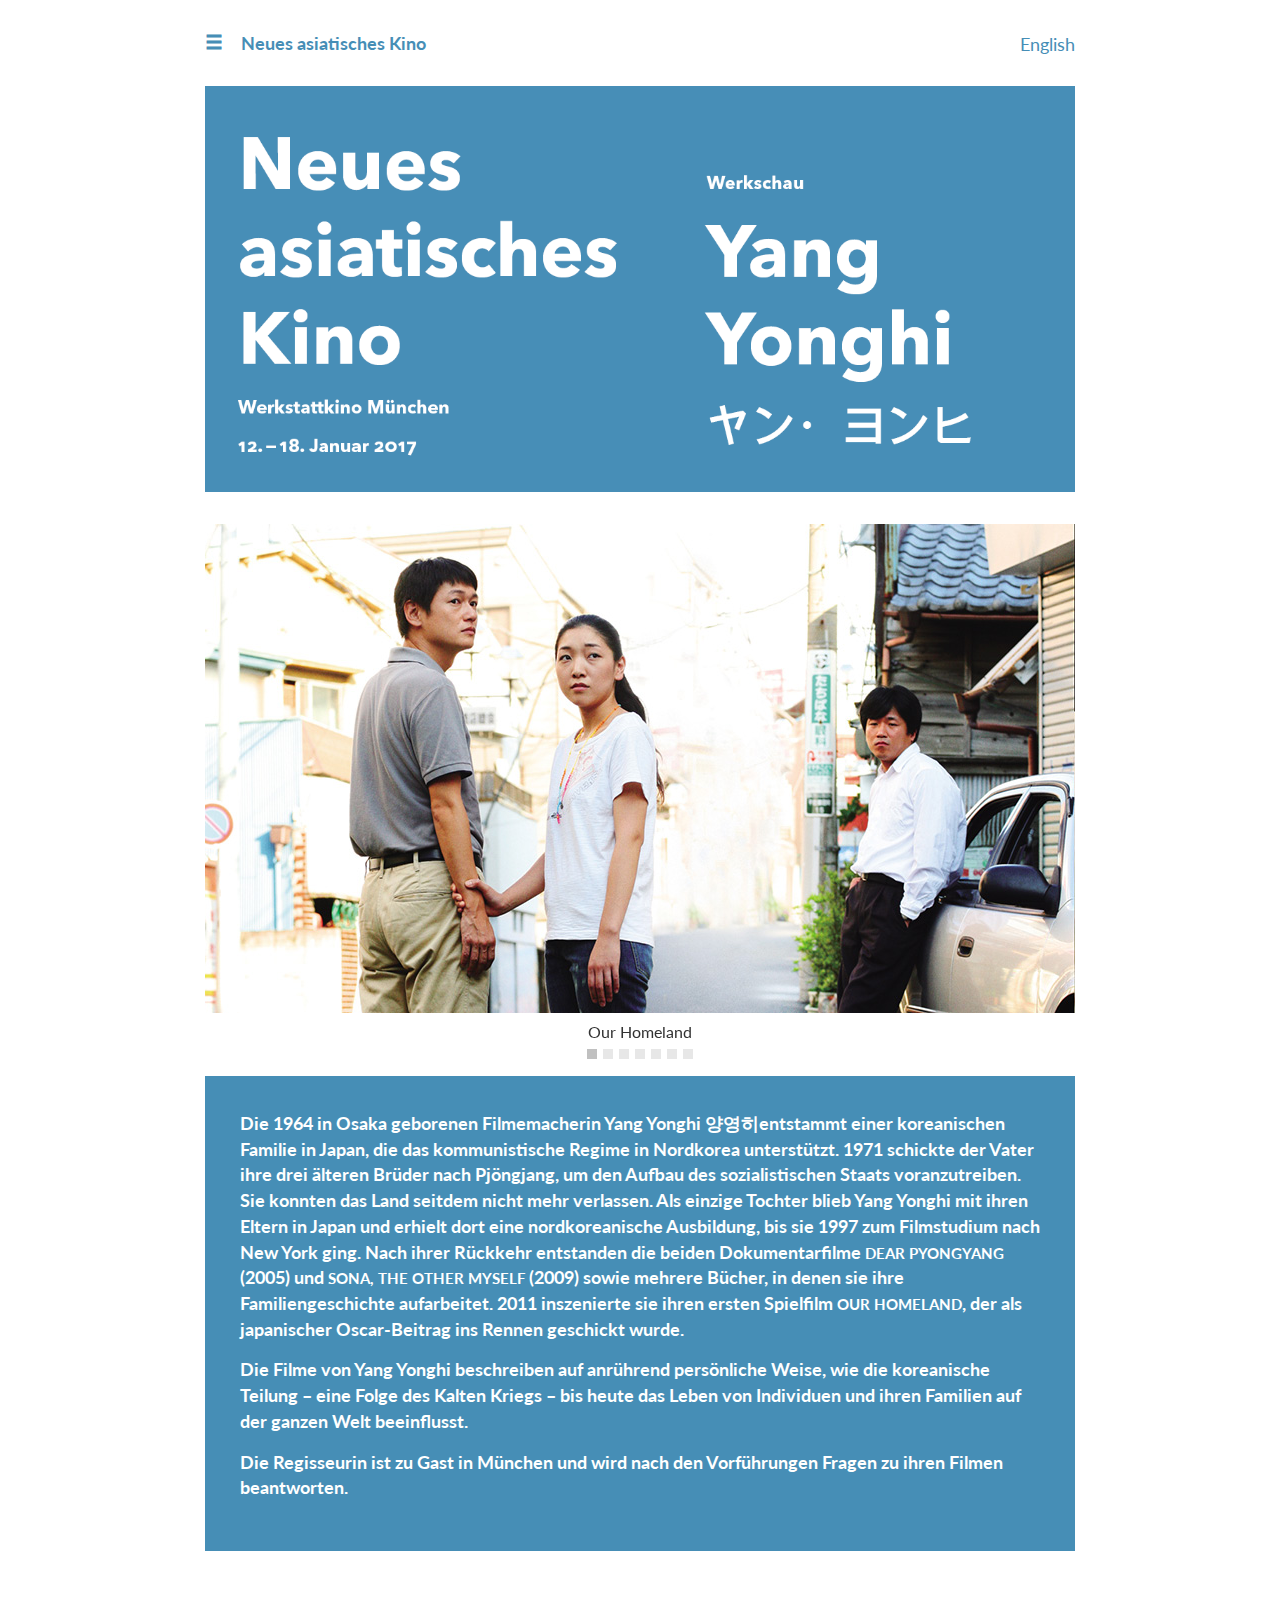
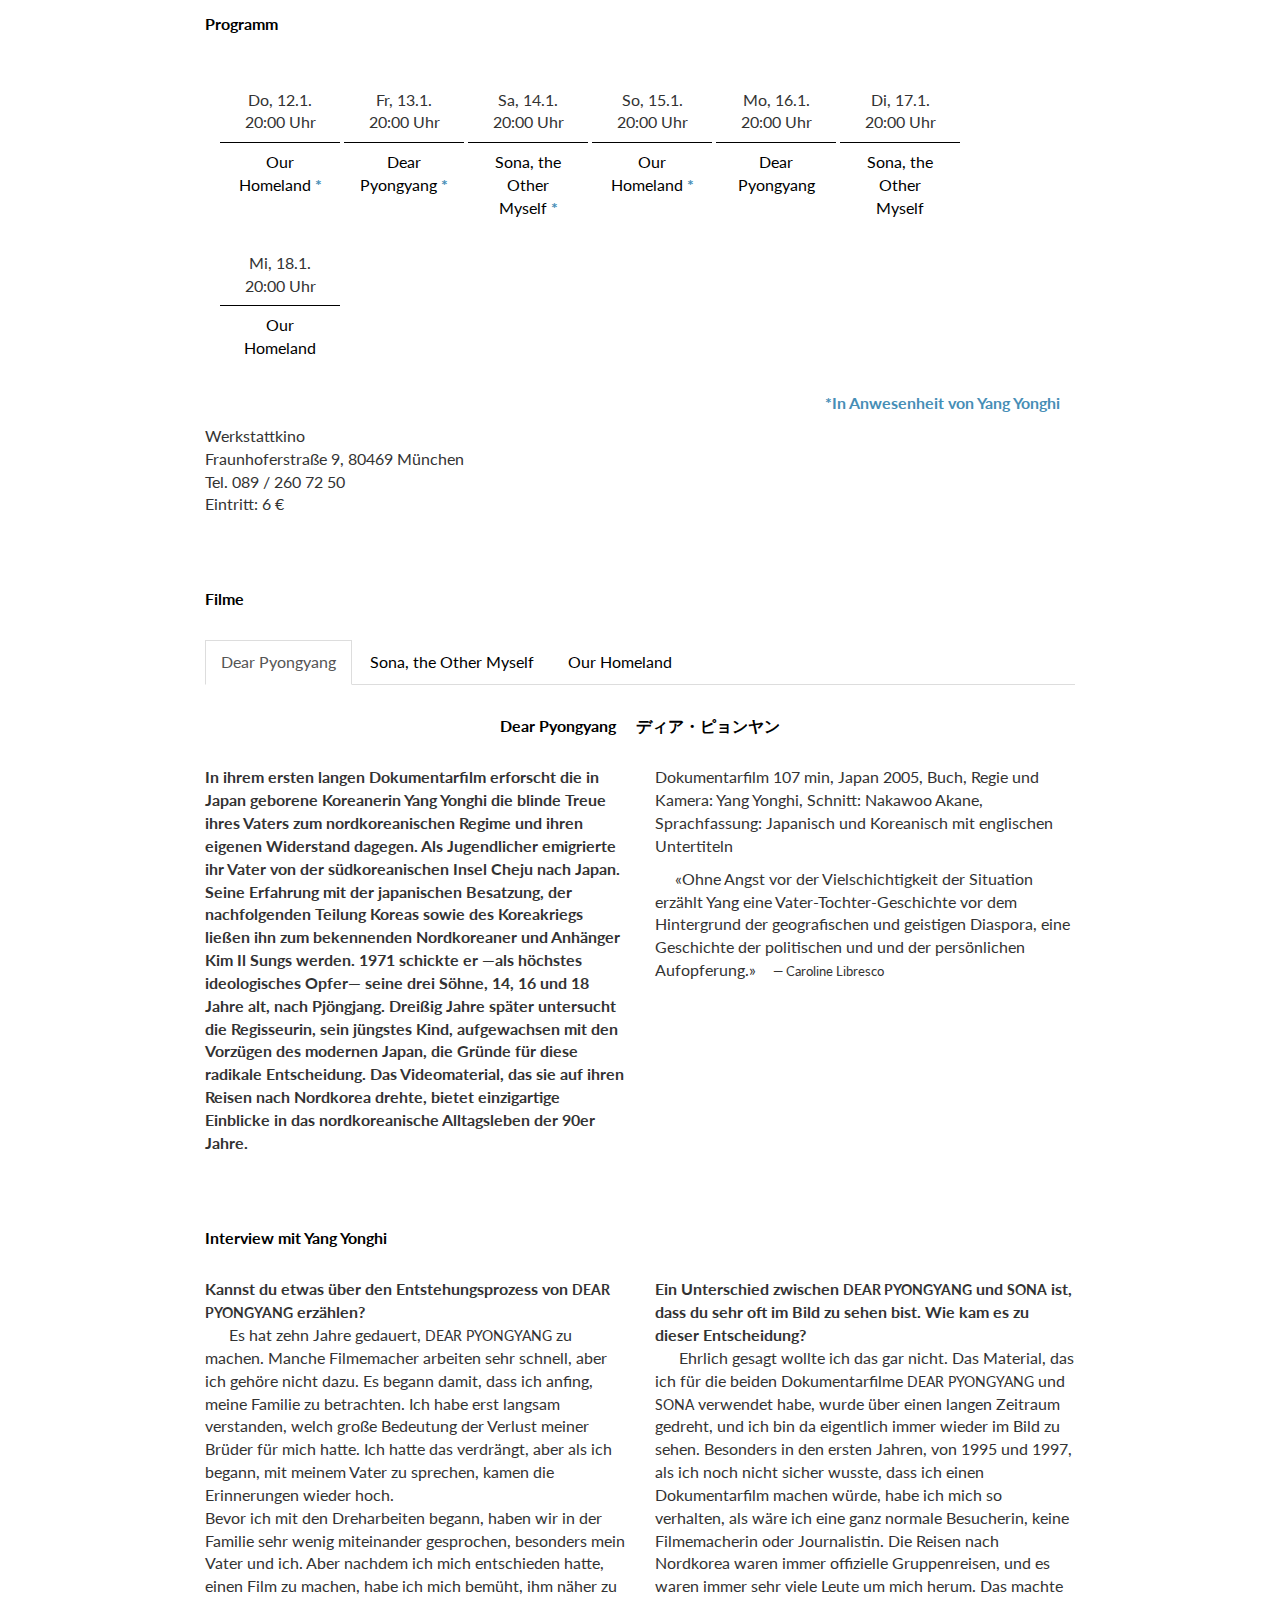
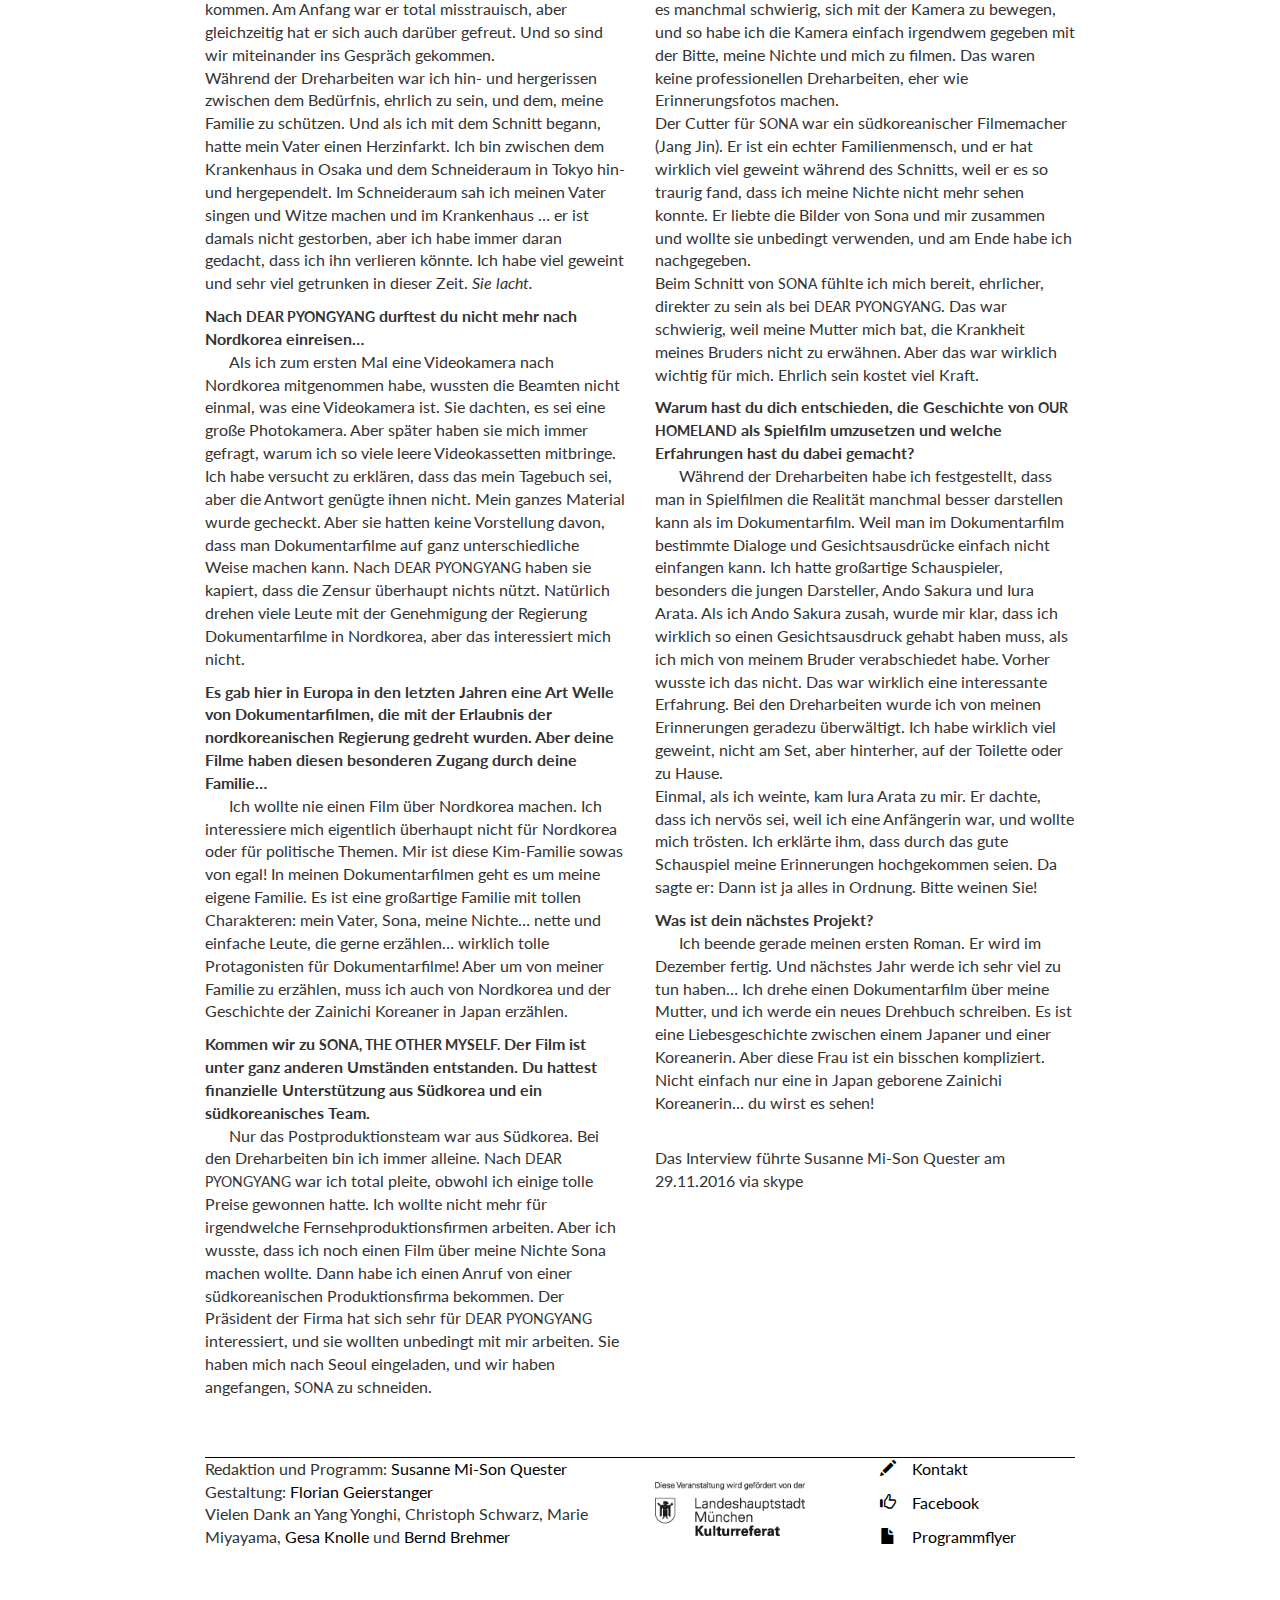
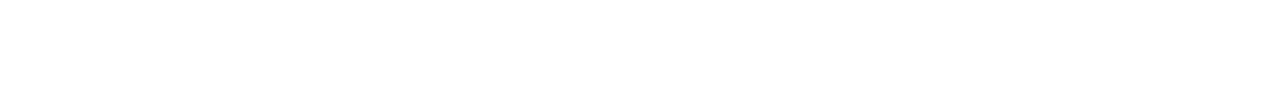
<file: 2017_yangyonghi.html>
<!DOCTYPE html>
<html lang="de">

<head>
	<meta charset="utf-8">
	<title>Werkschau Yang Yonghi — Neues asiatisches Kino</title>
	<meta name="robots" content="noindex,nofollow">
	<meta name="description" content="">
	<meta name="viewport" content="width=device-width, initial-scale=1">
	<link href="https://maxcdn.bootstrapcdn.com/bootstrap/3.3.7/css/bootstrap.min.css" rel="stylesheet"
		integrity="sha384-BVYiiSIFeK1dGmJRAkycuHAHRg32OmUcww7on3RYdg4Va+PmSTsz/K68vbdEjh4u" crossorigin="anonymous">
	<link href='http://fonts.googleapis.com/css?family=Lato:400,700' rel='stylesheet' type='text/css'>
	<link rel="stylesheet" href="img/style.css">
</head>

<body class="yang">
	<div class="container">

		<div id="nav">
			<h2 class="pull-left">
				<a href="#">
					<span class="glyphicon glyphicon-menu-hamburger" aria-hidden="true"></span>Neues asiatisches Kino</a>
			</h2>
			<a href="2017_yangyonghi_en.html" class="pull-right">English</a>
			<div class="clearfix"></div>
			<ul>
				<li>
					<a href="2019_ginakim.html">2019 &nbsp;&nbsp;Gina Kim</a>
				</li>
				<li>
					<a href="2018_ningying.html">2018 &nbsp;&nbsp;Ning Ying</a>
				</li>
				<li class="active">
					<a href="2017_yangyonghi.html">2017 &nbsp;&nbsp;Yang Yonghi</a>
				</li>
				<li>
					<a href="2016_hamaguchi.html">2016 &nbsp;&nbsp;Hamaguchi Ryusuke</a>
				</li>
				<li>
					<a href="2015_whangcheolmean.html">2015 &nbsp;&nbsp;Whang Cheol-Mean</a>
				</li>
			</ul>
		</div>

		<img src="img/2017_yang/yang_header_1.png" class="img-responsive titel"
			alt="Werkschau Yang Yonghi — Neues asiatisches Kino München">

		<div id="carousel-Titel" class="carousel slide r" data-ride="carousel" data-interval="false">

			<ol class="carousel-indicators">
				<li data-target="#carousel-Titel" data-slide-to="0" class="active"></li>
				<li data-target="#carousel-Titel" data-slide-to="1"></li>
				<li data-target="#carousel-Titel" data-slide-to="2"></li>
				<li data-target="#carousel-Titel" data-slide-to="3"></li>
				<li data-target="#carousel-Titel" data-slide-to="4"></li>
				<li data-target="#carousel-Titel" data-slide-to="5"></li>
				<li data-target="#carousel-Titel" data-slide-to="6"></li>
			</ol>

			<div class="carousel-inner " role="listbox">
				<div class="item active">
					<a class="" href="#carousel-Titel" role="button" data-slide="next">
						<img src="img/2017_yang/yangyonghi_stills1.jpg" class="img-responsive" />
					</a>
					<div class="img-caption">Our Homeland</div>
				</div>
				<div class="item">
					<a class="" href="#carousel-Titel" role="button" data-slide="next">
						<img src="img/2017_yang/yangyonghi_stills2.jpg" class="" />
					</a>
					<div class="img-caption">Our Homeland </div>
				</div>
				<div class="item">
					<a class="" href="#carousel-Titel" role="button" data-slide="next">
						<img src="img/2017_yang/yangyonghi_stills3.jpg" class="" />
					</a>
					<div class="img-caption">Our Homeland</div>
				</div>
				<div class="item">
					<a class="" href="#carousel-Titel" role="button" data-slide="next">
						<img src="img/2017_yang/yangyonghi_stills4.jpg" class="img-responsive" />
					</a>
					<div class="img-caption">Sona, the Other Myself</div>
				</div>
				<div class="item">
					<a class="" href="#carousel-Titel" role="button" data-slide="next">
						<img src="img/2017_yang/yangyonghi_stills5.jpg" class="img-responsive" />
					</a>
					<div class="img-caption">Dear Pyongyang </div>
				</div>
				<div class="item">
					<a class="" href="#carousel-Titel" role="button" data-slide="next">
						<img src="img/2017_yang/yangyonghi_stills6.jpg" class="img-responsive" />
					</a>
					<div class="img-caption">Dear Pyongyang</div>
				</div>
				<div class="item">
					<a class="" href="#carousel-Titel" role="button" data-slide="next">
						<img src="img/2017_yang/yangyonghi_stills7.jpg" class="img-responsive" />
					</a>
					<div class="img-caption">Dear Pyongyang</div>
				</div>
			</div>
		</div>

		<div class="jumbotron" id="Einfuehrung">
			<div class="row">
				<div class="col-md-12">
					<p>Die 1964 in Osaka geborenen Filmemacherin Yang Yonghi 양영히entstammt einer koreanischen Familie in Japan, die
						das kommunistische
						Regime in Nordkorea unterstützt. 1971 schickte der Vater ihre drei älteren Brüder nach Pjöngjang, um den
						Aufbau des
						sozialistischen Staats voranzutreiben. Sie konnten das Land seitdem nicht mehr verlassen. Als einzige
						Tochter blieb
						Yang Yonghi mit ihren Eltern in Japan und erhielt dort eine nordkoreanische Ausbildung, bis sie 1997 zum
						Filmstudium
						nach New York ging. Nach ihrer Rückkehr entstanden die beiden Dokumentarfilme
						<span class="filmtitel">DEAR PYONGYANG</span> (2005) und
						<span class="filmtitel">SONA, THE OTHER MYSELF</span> (2009) sowie mehrere Bücher, in denen sie ihre
						Familiengeschichte aufarbeitet. 2011 inszenierte
						sie ihren ersten Spielfilm
						<span class="filmtitel">OUR HOMELAND</span>, der als japanischer Oscar-Beitrag ins Rennen geschickt wurde.
					</p>
					<p>Die Filme von Yang Yonghi beschreiben auf anrührend persönliche Weise, wie die koreanische Teilung – eine
						Folge des
						Kalten Kriegs – bis heute das Leben von Individuen und ihren Familien auf der ganzen Welt beeinflusst.</p>
					<p>Die Regisseurin ist zu Gast in München und wird nach den Vorführungen Fragen zu ihren Filmen beantworten.
					</p>
				</div>
			</div>
		</div>
		<div class="chapter">
			<h2 id="Programm">
				<a name="Programm">Programm</a>
			</h2>
			<div class="row Programm">
				<div class="col-md-12">

					<div class="programmtabelle">
						<div>
							<div>Do, 12.1.
								<br>20:00 Uhr</div>
							<div>
								<a href="#Filme">Our Homeland
									<span class="blue">*</span>
								</a>
							</div>
						</div>
						<div>
							<div>Fr, 13.1.
								<br>20:00 Uhr</div>
							<div>
								<a href="#Filme">Dear Pyongyang
									<span class="blue">*</span>
								</a>
							</div>
						</div>
						<div>
							<div>Sa, 14.1.
								<br>20:00 Uhr</div>
							<div>
								<a href="#Filme">Sona, the Other Myself
									<span class="blue">*</span>
								</a>
							</div>
						</div>
						<div>
							<div>So, 15.1.
								<br>20:00 Uhr</div>
							<div>
								<a href="#Filme">Our Homeland
									<span class="blue">*</span>
								</a>
							</div>
						</div>
						<div>
							<div>Mo, 16.1.
								<br>20:00 Uhr</div>
							<div>
								<a href="#Filme">Dear Pyongyang</a>
							</div>
						</div>
						<div>
							<div>Di, 17.1.
								<br>20:00 Uhr</div>
							<div>
								<a href="#Filme">Sona, the Other Myself</a>
							</div>
						</div>
						<div>
							<div>Mi, 18.1.
								<br>20:00 Uhr</div>
							<div>
								<a href="#Filme">Our Homeland</a>
							</div>
						</div>
					</div>

					<p>
						<strong>*In Anwesenheit von Yang Yonghi</strong>
					</p>

				</div>

			</div>
			<div class="row">
				<div class="col-md-12">
					<p>Werkstattkino
						<br> Fraunhoferstraße 9, 80469 München
						<br> Tel. 089 / 260 72 50
						<br> Eintritt: 6 €</p>
				</div>
			</div>
		</div>
		<div class="chapter">
			<h2 id="Filme">
				<a name="Filme">Filme</a>
			</h2>
			<div role="tabpanel">

				<!-- Nav tabs -->
				<ul class="nav nav-tabs" role="tablist">
					<li role="presentation" class="active">
						<a href="#DearPyongyang" aria-controls="DearPyongyang" role="tab" data-toggle="tab">Dear Pyongyang</a>
					</li>
					<li role="presentation">
						<a href="#Sona" aria-controls="Sona" role="tab" data-toggle="tab">Sona, the Other Myself</a>
					</li>
					<li role="presentation">
						<a href="#OurHomeland" aria-controls="OurHomeland" role="tab" data-toggle="tab">Our Homeland</a>
					</li>
				</ul>

				<!-- Tab panes -->
				<div class="tab-content" style="margin-top:2em;">

					<div role="tabpanel" class="tab-pane active" id="DearPyongyang">
						<!-- DearPyongyang -->
						<div class="row">
							<div class="col-md-12">
								<h3>
									<a name="DearPyongyang">Dear Pyongyang &nbsp;&nbsp;&nbsp; ディア・ピョンヤン</a>
								</h3>
							</div>
						</div>
						<div class="row">
							<div class="col-md-6">
								<p class="filmtext">In ihrem ersten langen Dokumentarfilm erforscht die in Japan geborene Koreanerin
									Yang Yonghi die blinde Treue ihres
									Vaters zum nordkoreanischen Regime und ihren eigenen Widerstand dagegen. Als Jugendlicher emigrierte
									ihr Vater von
									der südkoreanischen Insel Cheju nach Japan. Seine Erfahrung mit der japanischen Besatzung, der
									nachfolgenden Teilung
									Koreas sowie des Koreakriegs ließen ihn zum bekennenden Nordkoreaner und Anhänger Kim Il Sungs werden.
									1971 schickte
									er &mdash;als höchstes ideologisches Opfer&mdash; seine drei Söhne, 14, 16 und 18 Jahre alt, nach
									Pjöngjang. Dreißig
									Jahre später untersucht die Regisseurin, sein jüngstes Kind, aufgewachsen mit den Vorzügen des
									modernen Japan, die
									Gründe für diese radikale Entscheidung. Das Videomaterial, das sie auf ihren Reisen nach Nordkorea
									drehte, bietet
									einzigartige Einblicke in das nordkoreanische Alltagsleben der 90er Jahre. </p>
							</div>
							<div class="col-md-6">
								<p>Dokumentarfilm 107 min, Japan 2005, Buch, Regie und Kamera: Yang Yonghi, Schnitt: Nakawoo Akane,
									Sprachfassung: Japanisch
									und Koreanisch mit englischen Untertiteln</p>
								<blockquote>
									<p>«Ohne Angst vor der Vielschichtigkeit der Situation erzählt Yang eine Vater-Tochter-Geschichte vor
										dem Hintergrund
										der geografischen und geistigen Diaspora, eine Geschichte der politischen und und der persönlichen
										Aufopferung.»</p>
									<footer>Caroline Libresco</footer>
								</blockquote>
							</div>
						</div>
					</div>
					<!--/ tabpanel-->

					<div role="tabpanel" class="tab-pane" id="Sona">
						<!-- Sona -->
						<div class="row">
							<div class="col-md-12">
								<h3>
									<a name="Sona">Sona, the Other Myself &nbsp;&nbsp;&nbsp; 愛しきソナ &nbsp;&nbsp;&nbsp;
										<em>Itoshiki Sona</em>
									</a>
								</h3>
							</div>
						</div>
						<div class="row">
							<div class="col-md-6">
								<p class="filmtext">
									<span class="filmtitel">SONA, THE OTHER MYSELF</span> ist Yang Yonghis zweite filmische
									Auseinandersetzung mit ihrer nordkoreanischen Familie.
									Diesmal konzentriert sich die Erzählung auf ihre Nichte Sona, deren Heranwachsen die Filmemacherin bei
									ihren Familienbesuchen
									in Pjöngjang begleitet hat. Ihre Begegnungen brechen abrupt ab, als Yang Yonghi nicht mehr nach
									Nordkorea einreisen
									darf.
								</p>
								<p>Dokumentarfilm, 82 min, Japan, Republik Korea 2009, Buch, Regie und Kamera: Yang Yonghi, Schnitt:
									Jang Jin, Sprachfassung:
									Koreanisch und Japanisch mit englischen Untertiteln</p>
							</div>
							<div class="col-md-6">
								<blockquote>
									<p>«Die seltenen Familienzusammenkünfte in Pjöngjang, die der Film liebevoll über mehr als eine Dekade
										beobachtet,
										wirken kaum einmal unbeschwert. Über jedem Ausflug, jeder gemeinsamen Mahlzeit lastet der
										bevorstehende Abschied.
										Das Softeis und die Pasta, im nordkoreanischen Intershop mit japanischen Yen bezahlt, haben nichts
										minder Gezwungenes
										als die Hymnen auf den großen Führer, die Sona schon im Vorschulalter singt. Der Film erzählt von
										der Sehnsucht
										nach wirklicher Gemeinschaft und weiß, dass es die nicht gibt.»</p>
									<footer>Christoph Terhechte </footer>
								</blockquote>
							</div>
						</div>
					</div>
					<!--/ tabpanel-->

					<div role="tabpanel" class="tab-pane" id="OurHomeland">
						<div class="row">
							<div class="col-md-12">
								<h3>
									<a name="OurHomeland">Our Homeland &nbsp;&nbsp;&nbsp; かぞくのくに &nbsp;&nbsp;&nbsp;
										<em>Kazoku no kuni</em>
									</a>
								</h3>
							</div>
						</div>
						<div class="row">
							<div class="col-md-6">
								<p class="filmtext">Auch in ihrem Spielfilmdebüt
									<span class="filmtitel">OUR HOMELAND</span> verarbeitet Yang Yonghi Elemente ihrer eigenen
									Familiengeschichte. Im Mittelpunkt des Films
									steht das Mädchen Rie (Ando Sakura), Tochter in einer nordkoreatreuen Familie in Japan, die ihren
									älteren Bruder
									Sonho (Iura Arata) nach Nordkorea entsandt hat. Dieser ist schwer krank und bekommt die Erlaubnis, für
									einige Monate
									nach Japan zurückzukehren, um sich einem medizinischen Eingriff zu unterziehen. Während seines
									Aufenthalts wird
									die Beziehung der Geschwister auf die Probe gestellt.</p>
								<p>Spielfilm, 100 min, Japan 2012, Buch und Regie: Yang Yonghi, Kamera: Toda Yoshihisa, Darsteller: Ando
									Sakura, Iura
									Arata, Yang Ik-june, Miyazaki Yishiko, Tsukayama Masane, Sprachfassung: Japanisch und Koreanisch mit
									deutschen Untertiteln</p>
							</div>
							<div class="col-md-6">
								<blockquote>
									<p>«Es fällt schwer, sich der emotionalen Komponente der Geschichte zu entziehen. Doch die Regisseurin
										legt den Fokus
										nicht auf Melodramatik. Ihr geht es um zwei Menschen, die der Lauf der Geschichte mit extrem
										unterschiedlichen
										Perspektiven ausgestattet hat. Während Sonhos Weg vorgezeichnet ist, erkennt Rie, dass ihr alle
										Möglichkeiten offenstehen.
										Auch die, gegen die eigene Familie zu rebellieren.»</p>
									<footer>Christoph Terhechte</footer>
								</blockquote>
							</div>
						</div>
					</div>
					<!--/ tabpanel-->

				</div>
			</div>
		</div>
		<div class="chapter">
			<div class="row">
				<div class="col-md-12">
					<h2 id="Interview">
						<a name="Interview">Interview mit Yang Yonghi</a>
					</h2>
				</div>
			</div>
			<div class="row interview">
				<div class="col-md-6">
					<p class="question">Kannst du etwas über den Entstehungsprozess von
						<span class="filmtitel">DEAR PYONGYANG</span> erzählen?</p>
					<p class="answer">Es hat zehn Jahre gedauert,
						<span class="filmtitel">DEAR PYONGYANG</span> zu machen. Manche Filmemacher arbeiten sehr schnell, aber ich
						gehöre nicht dazu. Es begann damit,
						dass ich anfing, meine Familie zu betrachten. Ich habe erst langsam verstanden, welch große Bedeutung der
						Verlust meiner
						Brüder für mich hatte. Ich hatte das verdrängt, aber als ich begann, mit meinem Vater zu sprechen, kamen die
						Erinnerungen
						wieder hoch.
						<br> Bevor ich mit den Dreharbeiten begann, haben wir in der Familie sehr wenig miteinander gesprochen,
						besonders mein
						Vater und ich. Aber nachdem ich mich entschieden hatte, einen Film zu machen, habe ich mich bemüht, ihm
						näher zu kommen.
						Am Anfang war er total misstrauisch, aber gleichzeitig hat er sich auch darüber gefreut. Und so sind wir
						miteinander
						ins Gespräch gekommen.
						<br> Während der Dreharbeiten war ich hin- und hergerissen zwischen dem Bedürfnis, ehrlich zu sein, und dem,
						meine Familie
						zu schützen. Und als ich mit dem Schnitt begann, hatte mein Vater einen Herzinfarkt. Ich bin zwischen dem
						Krankenhaus
						in Osaka und dem Schneideraum in Tokyo hin- und hergependelt. Im Schneideraum sah ich meinen Vater singen
						und Witze
						machen und im Krankenhaus … er ist damals nicht gestorben, aber ich habe immer daran gedacht, dass ich ihn
						verlieren
						könnte. Ich habe viel geweint und sehr viel getrunken in dieser Zeit.
						<em>Sie lacht.</em>
					</p>

					<p class="question">Nach
						<span class="filmtitel">DEAR PYONGYANG</span> durftest du nicht mehr nach Nordkorea einreisen…</p>
					<p class="answer">Als ich zum ersten Mal eine Videokamera nach Nordkorea mitgenommen habe, wussten die Beamten
						nicht einmal, was eine
						Videokamera ist. Sie dachten, es sei eine große Photokamera. Aber später haben sie mich immer gefragt, warum
						ich so
						viele leere Videokassetten mitbringe. Ich habe versucht zu erklären, dass das mein Tagebuch sei, aber die
						Antwort genügte
						ihnen nicht. Mein ganzes Material wurde gecheckt. Aber sie hatten keine Vorstellung davon, dass man
						Dokumentarfilme
						auf ganz unterschiedliche Weise machen kann. Nach
						<span class="filmtitel">DEAR PYONGYANG</span> haben sie kapiert, dass die Zensur überhaupt nichts nützt.
						Natürlich drehen viele Leute mit der
						Genehmigung der Regierung Dokumentarfilme in Nordkorea, aber das interessiert mich nicht.</p>

					<p class="question">Es gab hier in Europa in den letzten Jahren eine Art Welle von Dokumentarfilmen, die mit
						der Erlaubnis der nordkoreanischen
						Regierung gedreht wurden. Aber deine Filme haben diesen besonderen Zugang durch deine Familie…</p>
					<p class="answer">Ich wollte nie einen Film über Nordkorea machen. Ich interessiere mich eigentlich überhaupt
						nicht für Nordkorea oder
						für politische Themen. Mir ist diese Kim-Familie sowas von egal! In meinen Dokumentarfilmen geht es um meine
						eigene
						Familie. Es ist eine großartige Familie mit tollen Charakteren: mein Vater, Sona, meine Nichte… nette und
						einfache
						Leute, die gerne erzählen… wirklich tolle Protagonisten für Dokumentarfilme! Aber um von meiner Familie zu
						erzählen,
						muss ich auch von Nordkorea und der Geschichte der Zainichi Koreaner in Japan erzählen.</p>

					<p class="question">Kommen wir zu
						<span class="filmtitel">SONA, THE OTHER MYSELF.</span> Der Film ist unter ganz anderen Umständen entstanden.
						Du hattest finanzielle Unterstützung
						aus Südkorea und ein südkoreanisches Team.</p>
					<p class="answer">Nur das Postproduktionsteam war aus Südkorea. Bei den Dreharbeiten bin ich immer alleine.
						Nach
						<span class="filmtitel">DEAR PYONGYANG</span> war ich total pleite, obwohl ich einige tolle Preise gewonnen
						hatte. Ich wollte nicht mehr für
						irgendwelche Fernsehproduktionsfirmen arbeiten. Aber ich wusste, dass ich noch einen Film über meine Nichte
						Sona machen
						wollte. Dann habe ich einen Anruf von einer südkoreanischen Produktionsfirma bekommen. Der Präsident der
						Firma hat
						sich sehr für
						<span class="filmtitel">DEAR PYONGYANG</span> interessiert, und sie wollten unbedingt mit mir arbeiten. Sie
						haben mich nach Seoul eingeladen,
						und wir haben angefangen,
						<span class="filmtitel">SONA</span> zu schneiden. </p>

				</div>
				<div class="col-md-6">

					<p class="question">Ein Unterschied zwischen
						<span class="filmtitel">DEAR PYONGYANG</span> und
						<span class="filmtitel">SONA</span> ist, dass du sehr oft im Bild zu sehen bist. Wie kam es zu dieser
						Entscheidung?</p>
					<p class="answer">Ehrlich gesagt wollte ich das gar nicht. Das Material, das ich für die beiden
						Dokumentarfilme
						<span class="filmtitel">DEAR PYONGYANG</span> und
						<span class="filmtitel">SONA</span> verwendet habe, wurde über einen langen Zeitraum gedreht, und ich bin da
						eigentlich immer wieder im Bild
						zu sehen. Besonders in den ersten Jahren, von 1995 und 1997, als ich noch nicht sicher wusste, dass ich
						einen Dokumentarfilm
						machen würde, habe ich mich so verhalten, als wäre ich eine ganz normale Besucherin, keine Filmemacherin
						oder Journalistin.
						Die Reisen nach Nordkorea waren immer offizielle Gruppenreisen, und es waren immer sehr viele Leute um mich
						herum.
						Das machte es manchmal schwierig, sich mit der Kamera zu bewegen, und so habe ich die Kamera einfach
						irgendwem gegeben
						mit der Bitte, meine Nichte und mich zu filmen. Das waren keine professionellen Dreharbeiten, eher wie
						Erinnerungsfotos
						machen.
						<br> Der Cutter für
						<span class="filmtitel">SONA</span> war ein südkoreanischer Filmemacher (Jang Jin). Er ist ein echter
						Familienmensch, und er hat wirklich viel
						geweint während des Schnitts, weil er es so traurig fand, dass ich meine Nichte nicht mehr sehen konnte. Er
						liebte
						die Bilder von Sona und mir zusammen und wollte sie unbedingt verwenden, und am Ende habe ich nachgegeben.
						<br> Beim Schnitt von
						<span class="filmtitel">SONA</span> fühlte ich mich bereit, ehrlicher, direkter zu sein als bei
						<span class="filmtitel">DEAR PYONGYANG</span>. Das war schwierig, weil meine Mutter mich bat, die Krankheit
						meines Bruders nicht zu erwähnen.
						Aber das war wirklich wichtig für mich. Ehrlich sein kostet viel Kraft.</p>

					<p class="question">Warum hast du dich entschieden, die Geschichte von
						<span class="filmtitel">OUR HOMELAND</span> als Spielfilm umzusetzen und welche Erfahrungen hast du dabei
						gemacht?</p>
					<p class="answer">Während der Dreharbeiten habe ich festgestellt, dass man in Spielfilmen die Realität
						manchmal besser darstellen kann
						als im Dokumentarfilm. Weil man im Dokumentarfilm bestimmte Dialoge und Gesichtsausdrücke einfach nicht
						einfangen kann.
						Ich hatte großartige Schauspieler, besonders die jungen Darsteller, Ando Sakura und Iura Arata. Als ich Ando
						Sakura
						zusah, wurde mir klar, dass ich wirklich so einen Gesichtsausdruck gehabt haben muss, als ich mich von
						meinem Bruder
						verabschiedet habe. Vorher wusste ich das nicht. Das war wirklich eine interessante Erfahrung. Bei den
						Dreharbeiten
						wurde ich von meinen Erinnerungen geradezu überwältigt. Ich habe wirklich viel geweint, nicht am Set, aber
						hinterher,
						auf der Toilette oder zu Hause.
						<br> Einmal, als ich weinte, kam Iura Arata zu mir. Er dachte, dass ich nervös sei, weil ich eine Anfängerin
						war, und wollte
						mich trösten. Ich erklärte ihm, dass durch das gute Schauspiel meine Erinnerungen hochgekommen seien. Da
						sagte er:
						Dann ist ja alles in Ordnung. Bitte weinen Sie!</p>

					<p class="question">Was ist dein nächstes Projekt?</p>
					<p class="answer">Ich beende gerade meinen ersten Roman. Er wird im Dezember fertig. Und nächstes Jahr werde
						ich sehr viel zu tun haben…
						Ich drehe einen Dokumentarfilm über meine Mutter, und ich werde ein neues Drehbuch schreiben. Es ist eine
						Liebesgeschichte
						zwischen einem Japaner und einer Koreanerin. Aber diese Frau ist ein bisschen kompliziert. Nicht einfach nur
						eine in
						Japan geborene Zainichi Koreanerin… du wirst es sehen!</p>
					<p>
						<br>Das Interview führte Susanne Mi-Son Quester am 29.11.2016 via skype</p>
				</div>
			</div>
		</div>
		<footer>
			<div class="row">
				<div class="col-md-6">
					<p>Redaktion und Programm:
						<a href="http://mandarinenfilm.de/">Susanne Mi-Son Quester</a>
						<br> Gestaltung:
						<a href="http://florian.geierstanger.org/">Florian Geierstanger</a>
						<br> Vielen Dank an Yang Yonghi, Christoph Schwarz, Marie Miyayama,
						<a href="http://www.arsenal-berlin.de/distribution/distribution-info.html">Gesa Knolle</a> und
						<a href="http://www.werkstattkino.de/">Bernd Brehmer</a>
					</p>
				</div>
				<div class="col-md-3 ">
					<p>
						<a href="http://www.muenchen.de/rathaus/Stadtverwaltung/Kulturreferat.html">
							<img src="img/2015_whang/kulturreferatmuenchen_gefoerdert.png" class="gefoerdert" />
						</a>
					</p>
				</div>
				<div class="col-md-3 ">
					<p>
						<a href="mailto:susanne.quester{ät}gmail{pkt}com" target="_blank">
							<span class="glyphicon glyphicon-pencil" aria-hidden="true"></span>Kontakt</a>
						<br>
						<a href="https://www.facebook.com/neuesasiatischeskino" target="_blank">
							<span class="glyphicon glyphicon-thumbs-up" aria-hidden="true"></span>Facebook</a>
						<br>
						<a href="http://www.mandarinenfilm.de/neuesasiatischeskino/media/2017_yang/yang_flyer_9_web.pdf">
							<span class="glyphicon glyphicon-file" aria-hidden="true"></span>Programmflyer</a>
					</p>
				</div>
			</div>

		</footer>


	</div>
	<!-- /container -->

	<script src="https://code.jquery.com/jquery-3.1.1.slim.min.js"
		integrity="sha256-/SIrNqv8h6QGKDuNoLGA4iret+kyesCkHGzVUUV0shc=" crossorigin="anonymous"></script>
	<script src="https://maxcdn.bootstrapcdn.com/bootstrap/3.3.7/js/bootstrap.min.js"
		integrity="sha384-Tc5IQib027qvyjSMfHjOMaLkfuWVxZxUPnCJA7l2mCWNIpG9mGCD8wGNIcPD7Txa" crossorigin="anonymous">
	</script>
	<script type="text/javascript" src="img/script.js"></script>

	<!-- Piwik -->
	<script type="text/javascript">
		var _paq = _paq || [];
		/* tracker methods like "setCustomDimension" should be called before "trackPageView" */
		_paq.push(["setCookieDomain", "*.mandarinenfilm.de"]);
		_paq.push(["setDomains", ["*.mandarinenfilm.de"]]);
		_paq.push(['trackPageView']);
		_paq.push(['enableLinkTracking']);
		(function () {
			var u = "http://www.geierstanger.org/stats/";
			_paq.push(['setTrackerUrl', u + 'piwik.php']);
			_paq.push(['setSiteId', '10']);
			var d = document,
				g = d.createElement('script'),
				s = d.getElementsByTagName('script')[0];
			g.type = 'text/javascript';
			g.async = true;
			g.defer = true;
			g.src = u + 'piwik.js';
			s.parentNode.insertBefore(g, s);
		})();
	</script>
	<noscript>
		<p>
			<img src="http://www.geierstanger.org/stats/piwik.php?idsite=10&rec=1" style="border:0;" alt="" />
		</p>
	</noscript>
	<!-- End Piwik Code -->

</body>

</html>
</file>
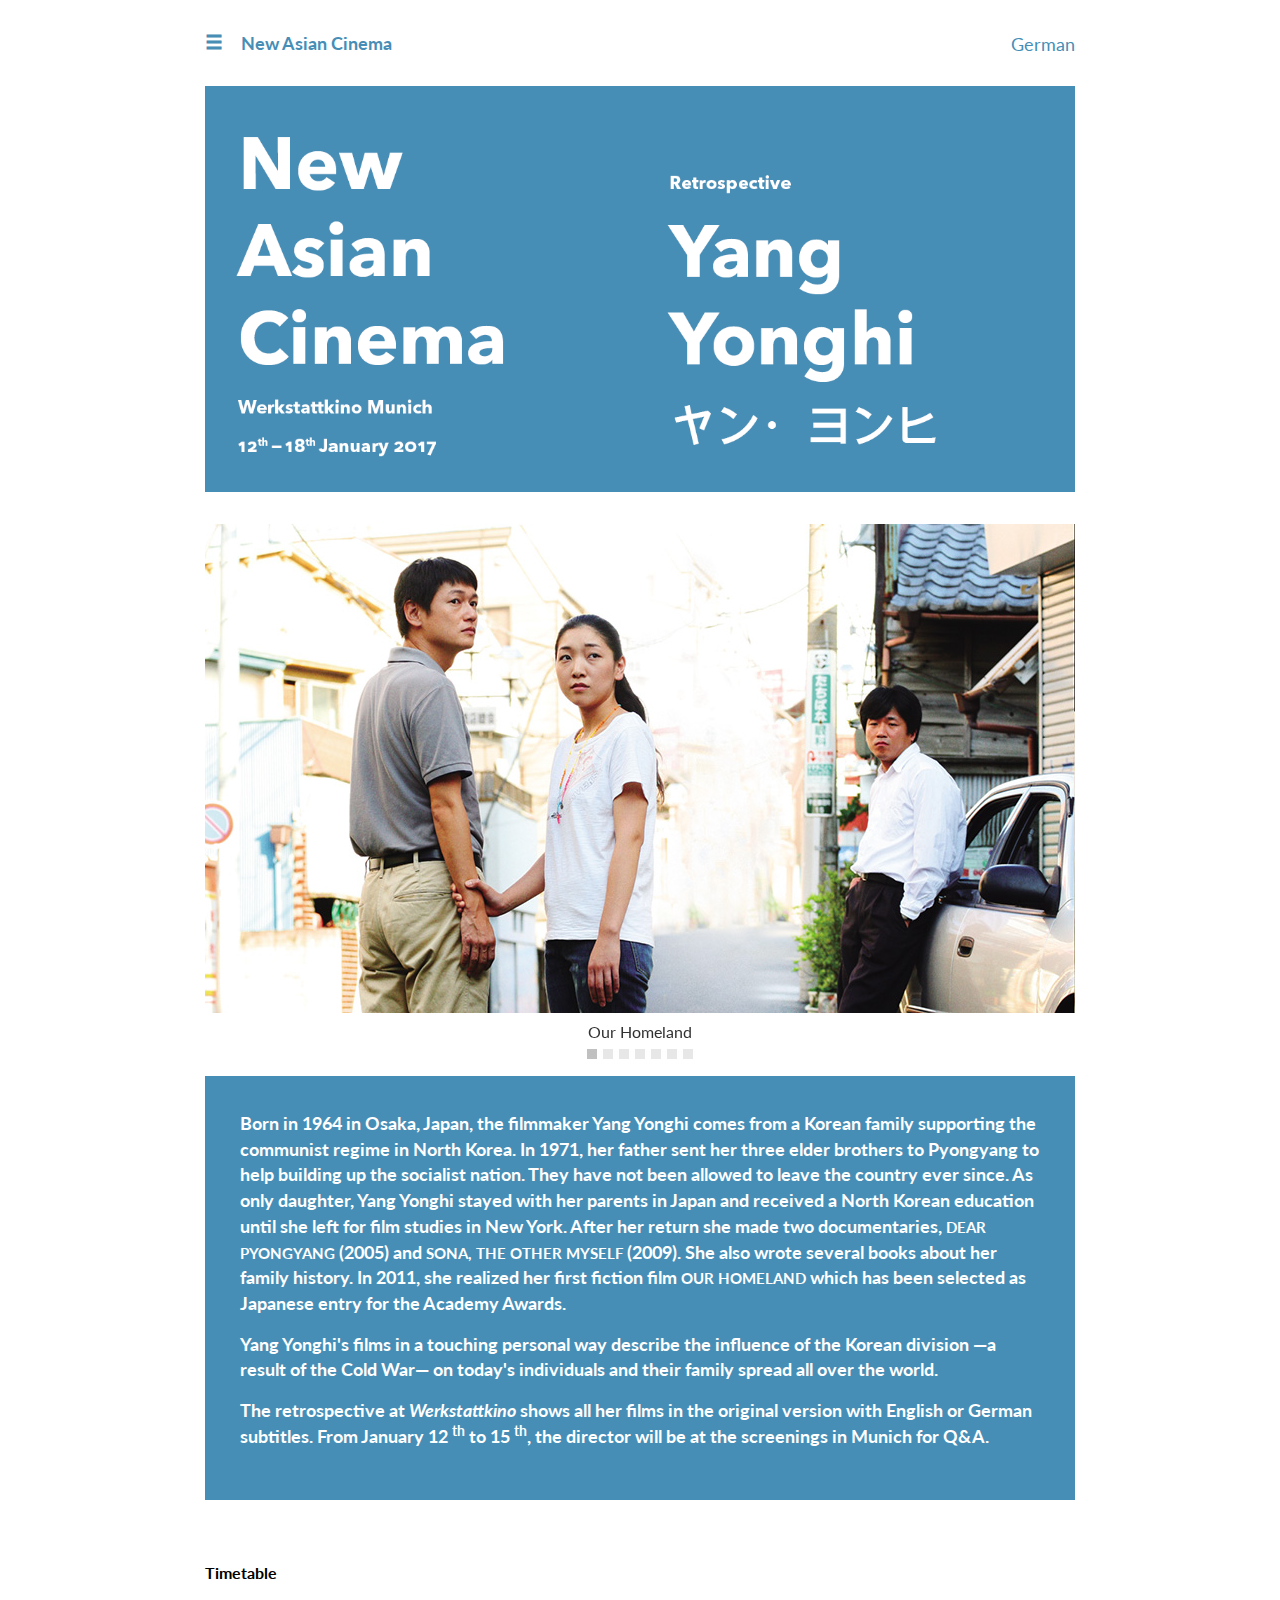
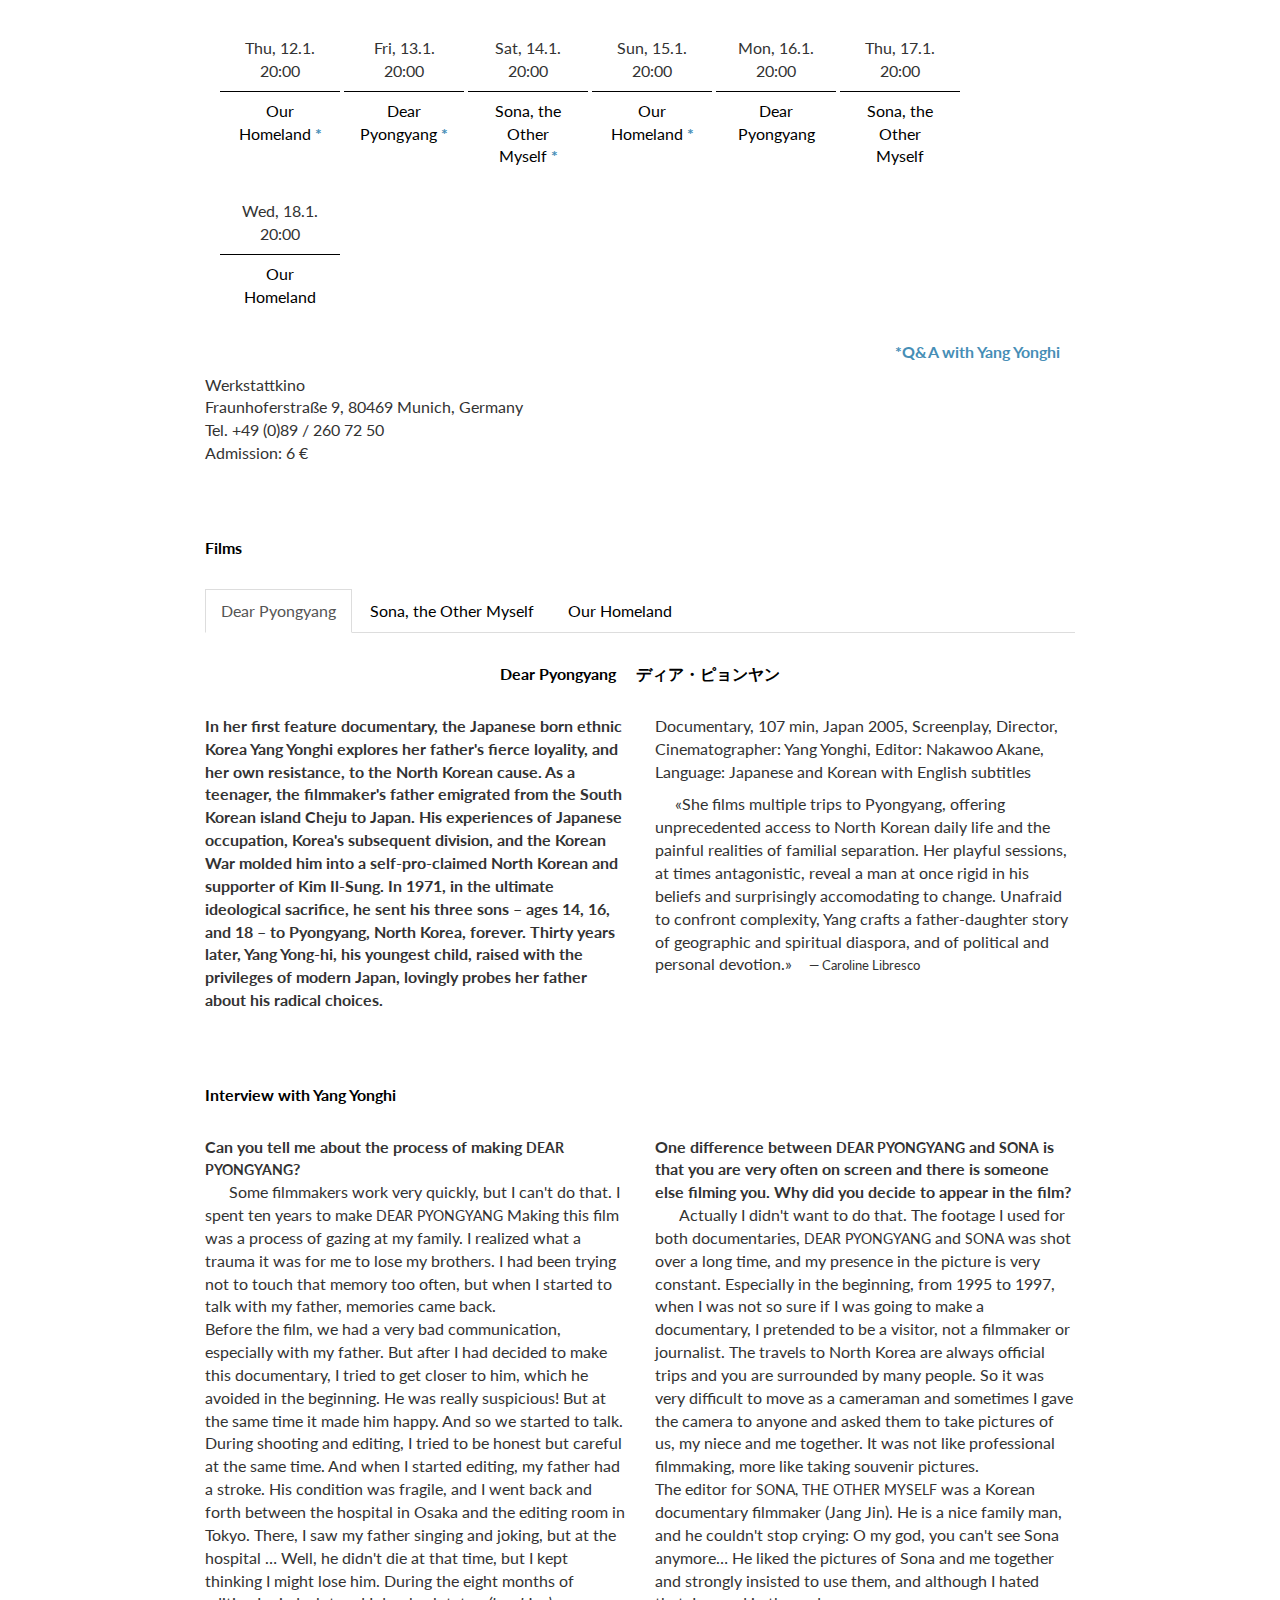
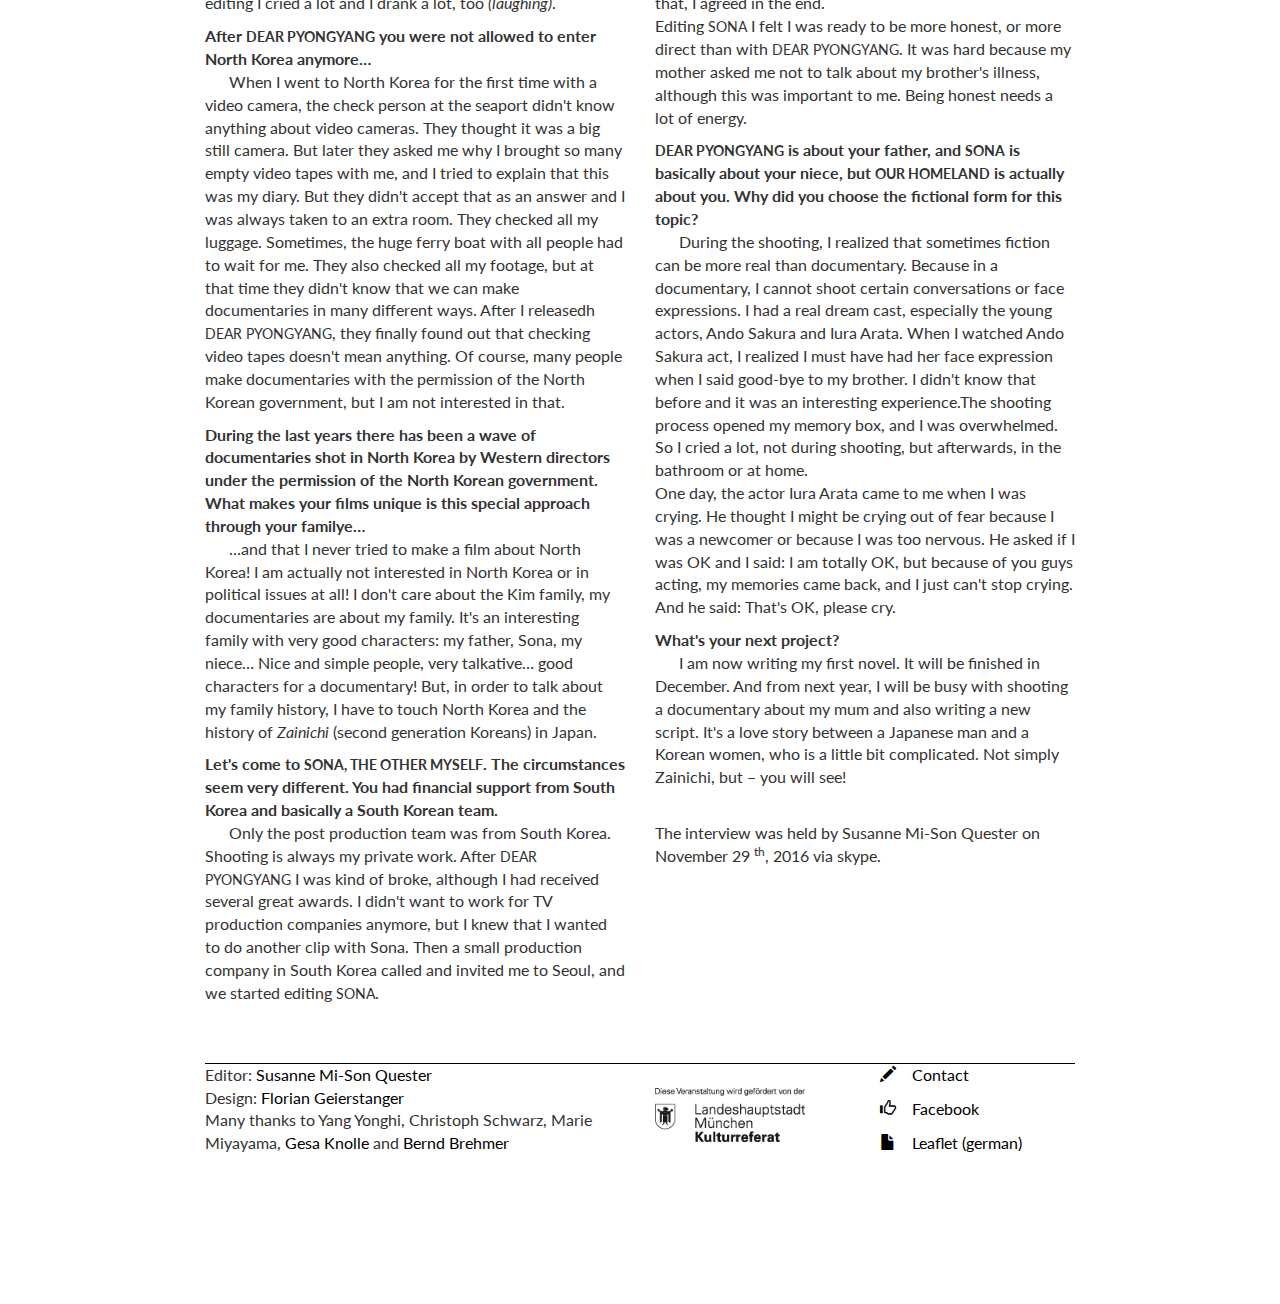
<file: 2017_yangyonghi_en.html>
<!DOCTYPE html>
<html lang="en">

<head>
	<meta charset="utf-8">
	<title>Retrospective Yang Yonghi — New Asian Cinema Munich</title>
	<meta name="robots" content="noindex,nofollow">
	<meta name="description" content="">
	<meta name="viewport" content="width=device-width, initial-scale=1">
	<link href="https://maxcdn.bootstrapcdn.com/bootstrap/3.3.7/css/bootstrap.min.css" rel="stylesheet"
		integrity="sha384-BVYiiSIFeK1dGmJRAkycuHAHRg32OmUcww7on3RYdg4Va+PmSTsz/K68vbdEjh4u" crossorigin="anonymous">
	<link href='http://fonts.googleapis.com/css?family=Lato:400,700' rel='stylesheet' type='text/css'>
	<link rel="stylesheet" href="img/style.css">
</head>

<body class="yang">
	<div class="container">

		<div id="nav">
			<h2 class="pull-left">
				<a href="#">
					<span class="glyphicon glyphicon-menu-hamburger" aria-hidden="true"></span>New Asian Cinema </a>
			</h2>
			<a href="2017_yangyonghi.html" class="pull-right">German</a>
			<div class="clearfix"></div>
			<ul>
				<li>
					<a href="2019_ginakim.html">2019 &nbsp;&nbsp;Gina Kim</a>
				</li>
				<li>
					<a href="2018_ningying.html">2018 &nbsp;&nbsp;Ning Ying</a>
				</li>
				<li class="active">
					<a href="2017_yangyonghi_en.html">2017 &nbsp;&nbsp;Yang Yonghi</a>
				</li>
				<li>
					<a href="2016_hamaguchi.html">2016 &nbsp;&nbsp;Hamaguchi Ryusuke</a>
				</li>
				<li>
					<a href="2015_whangcheolmean.html">2015 &nbsp;&nbsp;Whang Cheol-Mean</a>
				</li>
			</ul>
		</div>

		<img src="img/2017_yang/yang_header_en_1.png" class="img-responsive titel"
			alt="Retrospective Yang Yonghi — New Asian Cinema Munich">

		<div id="carousel-Titel" class="carousel slide r" data-ride="carousel" data-interval="false">

			<ol class="carousel-indicators">
				<li data-target="#carousel-Titel" data-slide-to="0" class="active"></li>
				<li data-target="#carousel-Titel" data-slide-to="1"></li>
				<li data-target="#carousel-Titel" data-slide-to="2"></li>
				<li data-target="#carousel-Titel" data-slide-to="3"></li>
				<li data-target="#carousel-Titel" data-slide-to="4"></li>
				<li data-target="#carousel-Titel" data-slide-to="5"></li>
				<li data-target="#carousel-Titel" data-slide-to="6"></li>
			</ol>

			<div class="carousel-inner " role="listbox">
				<div class="item active">
					<a class="" href="#carousel-Titel" role="button" data-slide="next">
						<img src="img/2017_yang/yangyonghi_stills1.jpg" class="img-responsive" />
					</a>
					<div class="img-caption">Our Homeland</div>
				</div>
				<div class="item">
					<a class="" href="#carousel-Titel" role="button" data-slide="next">
						<img src="img/2017_yang/yangyonghi_stills2.jpg" class="" />
					</a>
					<div class="img-caption">Our Homeland </div>
				</div>
				<div class="item">
					<a class="" href="#carousel-Titel" role="button" data-slide="next">
						<img src="img/2017_yang/yangyonghi_stills3.jpg" class="" />
					</a>
					<div class="img-caption">Our Homeland</div>
				</div>
				<div class="item">
					<a class="" href="#carousel-Titel" role="button" data-slide="next">
						<img src="img/2017_yang/yangyonghi_stills4.jpg" class="img-responsive" />
					</a>
					<div class="img-caption">Sona, the Other Myself</div>
				</div>
				<div class="item">
					<a class="" href="#carousel-Titel" role="button" data-slide="next">
						<img src="img/2017_yang/yangyonghi_stills5.jpg" class="img-responsive" />
					</a>
					<div class="img-caption">Dear Pyongyang </div>
				</div>
				<div class="item">
					<a class="" href="#carousel-Titel" role="button" data-slide="next">
						<img src="img/2017_yang/yangyonghi_stills6.jpg" class="img-responsive" />
					</a>
					<div class="img-caption">Dear Pyongyang</div>
				</div>
				<div class="item">
					<a class="" href="#carousel-Titel" role="button" data-slide="next">
						<img src="img/2017_yang/yangyonghi_stills7.jpg" class="img-responsive" />
					</a>
					<div class="img-caption">Dear Pyongyang</div>
				</div>
			</div>
		</div>

		<div class="jumbotron" id="Einfuehrung">
			<div class="row">
				<div class="col-md-12">
					<p>Born in 1964 in Osaka, Japan, the filmmaker Yang Yonghi comes from a Korean family supporting the communist
						regime in
						North Korea. In 1971, her father sent her three elder brothers to Pyongyang to help building up the
						socialist nation.
						They have not been allowed to leave the country ever since. As only daughter, Yang Yonghi stayed with her
						parents in
						Japan and received a North Korean education until she left for film studies in New York. After her return
						she made
						two documentaries,
						<span class="filmtitel">DEAR PYONGYANG</span> (2005) and
						<span class="filmtitel">SONA, THE OTHER MYSELF</span> (2009). She also wrote several books about her family
						history. In 2011, she realized
						her first fiction film
						<span class="filmtitel">OUR HOMELAND</span> which has been selected as Japanese entry for the Academy
						Awards.</p>
					<p>Yang Yonghi's films in a touching personal way describe the influence of the Korean division &mdash;a
						result of the
						Cold War&mdash; on today's individuals and their family spread all over the world.</p>
					<p>The retrospective at
						<em>Werkstattkino</em> shows all her films in the original version with English or German subtitles. From
						January 12
						<sup>th</sup> to 15
						<sup>th</sup>, the director will be at the screenings in Munich for Q&A.</p>
				</div>
			</div>
		</div>
		<div class="chapter">
			<h2 id="Programm">
				<a name="Programm">Timetable</a>
			</h2>
			<div class="row Programm">
				<div class="col-md-12">

					<div class="programmtabelle">
						<div>
							<div>Thu, 12.1.
								<br>20:00</div>
							<div>
								<a href="#Filme">Our Homeland
									<span class="blue">*</span>
								</a>
							</div>
						</div>
						<div>
							<div>Fri, 13.1.
								<br>20:00</div>
							<div>
								<a href="#Filme">Dear Pyongyang
									<span class="blue">*</span>
								</a>
							</div>
						</div>
						<div>
							<div>Sat, 14.1.
								<br>20:00</div>
							<div>
								<a href="#Filme">Sona, the Other Myself
									<span class="blue">*</span>
								</a>
							</div>
						</div>
						<div>
							<div>Sun, 15.1.
								<br>20:00</div>
							<div>
								<a href="#Filme">Our Homeland
									<span class="blue">*</span>
								</a>
							</div>
						</div>
						<div>
							<div>Mon, 16.1.
								<br>20:00</div>
							<div>
								<a href="#Filme">Dear Pyongyang</a>
							</div>
						</div>
						<div>
							<div>Thu, 17.1.
								<br>20:00</div>
							<div>
								<a href="#Filme">Sona, the Other Myself</a>
							</div>
						</div>
						<div>
							<div>Wed, 18.1.
								<br>20:00</div>
							<div>
								<a href="#Filme">Our Homeland</a>
							</div>
						</div>
					</div>

					<p>
						<strong>*Q&A with Yang Yonghi</strong>
					</p>

				</div>

			</div>
			<div class="row">
				<div class="col-md-12">
					<p>Werkstattkino
						<br> Fraunhoferstraße 9, 80469 Munich, Germany
						<br> Tel. +49 (0)89 / 260 72 50
						<br> Admission: 6 €</p>
				</div>
			</div>
		</div>
		<div class="chapter">
			<h2 id="Filme">
				<a name="Filme">Films</a>
			</h2>
			<div role="tabpanel">

				<!-- Nav tabs -->
				<ul class="nav nav-tabs" role="tablist">
					<li role="presentation" class="active">
						<a href="#DearPyongyang" aria-controls="DearPyongyang" role="tab" data-toggle="tab">Dear Pyongyang</a>
					</li>
					<li role="presentation">
						<a href="#Sona" aria-controls="Sona" role="tab" data-toggle="tab">Sona, the Other Myself</a>
					</li>
					<li role="presentation">
						<a href="#OurHomeland" aria-controls="OurHomeland" role="tab" data-toggle="tab">Our Homeland</a>
					</li>
				</ul>

				<!-- Tab panes -->
				<div class="tab-content" style="margin-top:2em;">

					<div role="tabpanel" class="tab-pane active" id="DearPyongyang">
						<!-- DearPyongyang -->
						<div class="row">
							<div class="col-md-12">
								<h3>
									<a name="DearPyongyang">Dear Pyongyang &nbsp;&nbsp;&nbsp; ディア・ピョンヤン</a>
								</h3>
							</div>
						</div>
						<div class="row">
							<div class="col-md-6">
								<p class="filmtext">In her first feature documentary, the Japanese born ethnic Korea Yang Yonghi
									explores her father's fierce loyality,
									and her own resistance, to the North Korean cause. As a teenager, the filmmaker's father emigrated
									from the South
									Korean island Cheju to Japan. His experiences of Japanese occupation, Korea's subsequent division, and
									the Korean
									War molded him into a self-pro-claimed North Korean and supporter of Kim Il-Sung. In 1971, in the
									ultimate ideological
									sacrifice, he sent his three sons – ages 14, 16, and 18 – to Pyongyang, North Korea, forever. Thirty
									years later,
									Yang Yong-hi, his youngest child, raised with the privileges of modern Japan, lovingly probes her
									father about his
									radical choices.</p>
							</div>
							<div class="col-md-6">
								<p>Documentary, 107 min, Japan 2005, Screenplay, Director, Cinematographer: Yang Yonghi, Editor: Nakawoo
									Akane, Language:
									Japanese and Korean with English subtitles</p>
								<blockquote>
									<p>«She films multiple trips to Pyongyang, offering unprecedented access to North Korean daily life
										and the painful
										realities of familial separation. Her playful sessions, at times antagonistic, reveal a man at once
										rigid in his
										beliefs and surprisingly accomodating to change. Unafraid to confront complexity, Yang crafts a
										father-daughter
										story of geographic and spiritual diaspora, and of political and personal devotion.»</p>
									<footer>Caroline Libresco</footer>
								</blockquote>
							</div>
						</div>
					</div>
					<!--/ tabpanel-->

					<div role="tabpanel" class="tab-pane" id="Sona">
						<!-- Sona -->
						<div class="row">
							<div class="col-md-12">
								<h3>
									<a name="Sona">Sona, the Other Myself &nbsp;&nbsp;&nbsp; 愛しきソナ &nbsp;&nbsp;&nbsp;
										<em>Itoshiki Sona</em>
									</a>
								</h3>
							</div>
						</div>
						<div class="row">
							<div class="col-md-6">
								<p class="filmtext">
									<span class="filmtitel">SONA, THE OTHER MYSELF</span> is Yang Yonghi's second cinematographic
									examination of her North Korean family. This
									time, the story concentrates on her niece Sona. The filmmaker followed her growing up on her family
									visits in Pyongyang.
									The sporadic encounters abruptly stop when Yang Yonghi is no longer allowed to enter the country.</p>
								<p>Documentary, 82 min, Japan, Republic of Korea 2009, Screenplay, Director, Cinematographer: Yang
									Yonghi, Editor: Jang
									Jin, Language: Korean and Japanese with English subtitles</p>
							</div>
							<div class="col-md-6">
								<blockquote>
									<p>«The rare family gatherings in Pyongyang, which the film lovingly observes over more than a decade,
										seldom come
										across as light-hearted, the impending farewell hanging over every outing, over every shared meal.
										There's something
										just as forced about using Japanese yen to buy ice cream and pasta in the North Korean Intershop as
										there is about
										the hymns to the great leader, which Sona is already singing as a small child. The film tells of the
										longing for
										a true common ground, whilst being aware that it doesn't actually exist.»</p>
									<footer>Christoph Terhechte </footer>
								</blockquote>
							</div>
						</div>
					</div>
					<!--/ tabpanel-->

					<div role="tabpanel" class="tab-pane" id="OurHomeland">
						<div class="row">
							<div class="col-md-12">
								<h3>
									<a name="OurHomeland">Our Homeland &nbsp;&nbsp;&nbsp; かぞくのくに &nbsp;&nbsp;&nbsp;
										<em>Kazoku no kuni</em>
									</a>
								</h3>
							</div>
						</div>
						<div class="row">
							<div class="col-md-6">
								<p class="filmtext">In her first fiction film
									<span class="filmtitel">OUR HOMELAND</span>, Yang Yonghi again works with elements of her own family
									history.The film centers on Rie (Ando
									Sakura), daughter from a pro-North Korean family in Japan who sent her brother Sonho (Iura Arata) to
									North Korea.
									He is seriously ill and gets the permission to come back to Japan for several months for a surgery.
									During his stay,
									the relation between brother and sister is challenged. </p>
								<p>Drama, 100 min, Japan 2012, Screenplay and director: Yang Yonghi, Cinematography: Toda Yoshihisa,
									Actors: Ando Sakura,
									Iura Arata, Yang Ik-june, Miyazaki Yishiko, Tsukayama Masane, Language: Japanese and Korean with
									German subtitles</p>
							</div>
							<div class="col-md-6">
								<blockquote>
									<p>«It’s difficult to remain unaffected by the story’s emotional components. But the director doesn’t
										place her emphasis
										on melodrama, being simply interested in two people handed radically different life perspectives by
										the course
										of history. While Sonho’s path is sketched out for him, Rie recognises that a whole world of
										opportunities is open
										to her. Including the chance to rebel against her own family.»</p>
									<footer>Christoph Terhechte</footer>
								</blockquote>
							</div>
						</div>
					</div>
					<!--/ tabpanel-->

				</div>
			</div>
		</div>
		<div class="chapter">
			<div class="row">
				<div class="col-md-12">
					<h2 id="Interview">
						<a name="Interview">Interview with Yang Yonghi</a>
					</h2>
				</div>
			</div>
			<div class="row interview">
				<div class="col-md-6">
					<p class="question">Can you tell me about the process of making
						<span class="filmtitel">DEAR PYONGYANG</span>?</p>
					<p class="answer">Some filmmakers work very quickly, but I can't do that. I spent ten years to make
						<span class="filmtitel">DEAR PYONGYANG</span> Making this film was a process of gazing at my family. I
						realized what a trauma it was for me
						to lose my brothers. I had been trying not to touch that memory too often, but when I started to talk with
						my father,
						memories came back.
						<br> Before the film, we had a very bad communication, especially with my father. But after I had decided to
						make this
						documentary, I tried to get closer to him, which he avoided in the beginning. He was really suspicious! But
						at the
						same time it made him happy. And so we started to talk.
						<br> During shooting and editing, I tried to be honest but careful at the same time. And when I started
						editing, my father
						had a stroke. His condition was fragile, and I went back and forth between the hospital in Osaka and the
						editing room
						in Tokyo. There, I saw my father singing and joking, but at the hospital … Well, he didn't die at that time,
						but I
						kept thinking I might lose him. During the eight months of editing I cried a lot and I drank a lot, too
						<em>(laughing)</em>.</p>

					<p class="question">After
						<span class="filmtitel">DEAR PYONGYANG</span> you were not allowed to enter North Korea anymore…</p>
					<p class="answer">When I went to North Korea for the first time with a video camera, the check person at the
						seaport didn't know anything
						about video cameras. They thought it was a big still camera. But later they asked me why I brought so many
						empty video
						tapes with me, and I tried to explain that this was my diary. But they didn't accept that as an answer and I
						was always
						taken to an extra room. They checked all my luggage. Sometimes, the huge ferry boat with all people had to
						wait for
						me. They also checked all my footage, but at that time they didn't know that we can make documentaries in
						many different
						ways. After I releasedh
						<span class="filmtitel">DEAR PYONGYANG</span>, they finally found out that checking video tapes doesn't mean
						anything. Of course, many people
						make documentaries with the permission of the North Korean government, but I am not interested in that.</p>

					<p class="question">During the last years there has been a wave of documentaries shot in North Korea by
						Western directors under the permission
						of the North Korean government. What makes your films unique is this special approach through your familye…
					</p>
					<p class="answer">…and that I never tried to make a film about North Korea! I am actually not interested in
						North Korea or in political
						issues at all! I don't care about the Kim family, my documentaries are about my family. It's an interesting
						family
						with very good characters: my father, Sona, my niece… Nice and simple people, very talkative… good
						characters for a
						documentary! But, in order to talk about my family history, I have to touch North Korea and the history of
						<em>Zainichi</em> (second generation Koreans) in Japan.</p>

					<p class="question">Let's come to
						<span class="filmtitel">SONA, THE OTHER MYSELF</span>. The circumstances seem very different. You had
						financial support from South Korea and
						basically a South Korean team.</p>
					<p class="answer">Only the post production team was from South Korea. Shooting is always my private work.
						After
						<span class="filmtitel">DEAR PYONGYANG</span> I was kind of broke, although I had received several great
						awards. I didn't want to work for
						TV production companies anymore, but I knew that I wanted to do another clip with Sona. Then a small
						production company
						in South Korea called and invited me to Seoul, and we started editing
						<span class="filmtitel">SONA</span>.</p>

				</div>
				<div class="col-md-6">

					<p class="question">One difference between
						<span class="filmtitel">DEAR PYONGYANG</span> and
						<span class="filmtitel">SONA</span> is that you are very often on screen and there is someone else filming
						you. Why did you decide to appear
						in the film?</p>
					<p class="answer">Actually I didn't want to do that. The footage I used for both documentaries,
						<span class="filmtitel">DEAR PYONGYANG</span> and
						<span class="filmtitel">SONA</span> was shot over a long time, and my presence in the picture is very
						constant. Especially in the beginning,
						from 1995 to 1997, when I was not so sure if I was going to make a documentary, I pretended to be a visitor,
						not a
						filmmaker or journalist. The travels to North Korea are always official trips and you are surrounded by many
						people.
						So it was very difficult to move as a cameraman and sometimes I gave the camera to anyone and asked them to
						take pictures
						of us, my niece and me together. It was not like professional filmmaking, more like taking souvenir
						pictures.
						<br> The editor for
						<span class="filmtitel">SONA, THE OTHER MYSELF</span> was a Korean documentary filmmaker (Jang Jin). He is a
						nice family man, and he couldn't
						stop crying: O my god, you can't see Sona anymore… He liked the pictures of Sona and me together and
						strongly insisted
						to use them, and although I hated that, I agreed in the end.
						<br> Editing
						<span class="filmtitel">SONA</span> I felt I was ready to be more honest, or more direct than with
						<span class="filmtitel">DEAR PYONGYANG</span>. It was hard because my mother asked me not to talk about my
						brother's illness, although this
						was important to me. Being honest needs a lot of energy.</p>

					<p class="question">
						<span class="filmtitel">DEAR PYONGYANG</span> is about your father, and
						<span class="filmtitel">SONA</span> is basically about your niece, but
						<span class="filmtitel">OUR HOMELAND</span> is actually about you. Why did you choose the fictional form for
						this topic? </p>
					<p class="answer">During the shooting, I realized that sometimes fiction can be more real than documentary.
						Because in a documentary,
						I cannot shoot certain conversations or face expressions. I had a real dream cast, especially the young
						actors, Ando
						Sakura and Iura Arata. When I watched Ando Sakura act, I realized I must have had her face expression when I
						said good-bye
						to my brother. I didn't know that before and it was an interesting experience.The shooting process opened my
						memory
						box, and I was overwhelmed. So I cried a lot, not during shooting, but afterwards, in the bathroom or at
						home.
						<br> One day, the actor Iura Arata came to me when I was crying. He thought I might be crying out of fear
						because I was
						a newcomer or because I was too nervous. He asked if I was OK and I said: I am totally OK, but because of
						you guys
						acting, my memories came back, and I just can't stop crying. And he said: That's OK, please cry. </p>

					<p class="question">What's your next project?</p>
					<p class="answer">I am now writing my first novel. It will be finished in December. And from next year, I will
						be busy with shooting a
						documentary about my mum and also writing a new script. It's a love story between a Japanese man and a
						Korean women,
						who is a little bit complicated. Not simply Zainichi, but – you will see!</p>
					<p>
						<br>The interview was held by Susanne Mi-Son Quester on November 29
						<sup>th</sup>, 2016 via skype.</p>
				</div>
			</div>
		</div>
		<footer>
			<div class="row">
				<div class="col-md-6">
					<p>Editor:
						<a href="http://mandarinenfilm.de/">Susanne Mi-Son Quester</a>
						<br> Design:
						<a href="http://florian.geierstanger.org/">Florian Geierstanger</a>
						<br> Many thanks to Yang Yonghi, Christoph Schwarz, Marie Miyayama,
						<a href="http://www.arsenal-berlin.de/distribution/distribution-info.html">Gesa Knolle</a> and
						<a href="http://www.werkstattkino.de/">Bernd Brehmer</a>
					</p>
				</div>
				<div class="col-md-3 ">
					<p>
						<a href="http://www.muenchen.de/rathaus/Stadtverwaltung/Kulturreferat.html">
							<img src="img/2015_whang/kulturreferatmuenchen_gefoerdert.png" class="gefoerdert" />
						</a>
					</p>
				</div>
				<div class="col-md-3 ">
					<p>
						<a href="mailto:susanne.quester{ät}gmail{pkt}com" target="_blank">
							<span class="glyphicon glyphicon-pencil" aria-hidden="true"></span>Contact</a>
						<br>
						<a href="https://www.facebook.com/neuesasiatischeskino" target="_blank">
							<span class="glyphicon glyphicon-thumbs-up" aria-hidden="true"></span>Facebook</a>
						<br>
						<a href="http://www.mandarinenfilm.de/neuesasiatischeskino/media/2017_yang/yang_flyer_9_web.pdf">
							<span class="glyphicon glyphicon-file" aria-hidden="true"></span>Leaflet (german)</a>
					</p>
				</div>
			</div>

		</footer>


	</div>
	<!-- /container -->

	<script src="https://code.jquery.com/jquery-3.1.1.slim.min.js"
		integrity="sha256-/SIrNqv8h6QGKDuNoLGA4iret+kyesCkHGzVUUV0shc=" crossorigin="anonymous"></script>
	<script src="https://maxcdn.bootstrapcdn.com/bootstrap/3.3.7/js/bootstrap.min.js"
		integrity="sha384-Tc5IQib027qvyjSMfHjOMaLkfuWVxZxUPnCJA7l2mCWNIpG9mGCD8wGNIcPD7Txa" crossorigin="anonymous">
	</script>
	<script type="text/javascript" src="img/script.js"></script>

	<!-- Piwik -->
	<script type="text/javascript">
		var _paq = _paq || [];
		/* tracker methods like "setCustomDimension" should be called before "trackPageView" */
		_paq.push(["setCookieDomain", "*.mandarinenfilm.de"]);
		_paq.push(["setDomains", ["*.mandarinenfilm.de"]]);
		_paq.push(['trackPageView']);
		_paq.push(['enableLinkTracking']);
		(function () {
			var u = "http://www.geierstanger.org/stats/";
			_paq.push(['setTrackerUrl', u + 'piwik.php']);
			_paq.push(['setSiteId', '10']);
			var d = document,
				g = d.createElement('script'),
				s = d.getElementsByTagName('script')[0];
			g.type = 'text/javascript';
			g.async = true;
			g.defer = true;
			g.src = u + 'piwik.js';
			s.parentNode.insertBefore(g, s);
		})();
	</script>
	<noscript>
		<p>
			<img src="http://www.geierstanger.org/stats/piwik.php?idsite=10&rec=1" style="border:0;" alt="" />
		</p>
	</noscript>
	<!-- End Piwik Code -->

</body>

</html>
</file>
<file: img/style.css>
/* ------ general */
* {
  border-radius: 0 !important;
}
body {
  padding-top: 2em;
  padding-bottom: 4em;
  font-family: 'Lato', sans-serif;
  font-size: 16px;
}
h1,
h2,
h3,
h4 {
  font-size: 100%;
  font-weight: bold;
  margin: 3em 0 2em 0;
}
@media (min-width: 768px) {
  .container {
    max-width: 900px;
  }
}
.jumbotron {
  background-color: #FF0004;
  color: #FFFFFF;
  padding: 35px !important;
  margin: 2em 0 4em 0;
}
.jumbotron p {
  font-size: 18px !important;
  font-weight: bold;
}
a,
a:hover,
a:active,
a:focus {
  color: #000000;
  text-decoration: none;
}
.programmtabelle {
  margin: 1em 0 2em 0;
}
.programmtabelle tr:first-child td {
  border: none !important;
}
.programmtabelle td {
  border-top: 1px solid #000000 !important;
}
.programmtabelle td {
  text-align: center;
  width: 12.5%;
  vertical-align: middle !important;
}
.Programm {
  margin-left: 0 !important;
  margin-right: 0 !important;
}
.Programm .col-md-6 {
  padding-left: 0 !important;
  padding-right: 0 !important;
}
blockquote {
  border: 0;
  display: inline;
}
.chapter {
  padding-bottom: 1em;
}
h3 {
  margin-top: 0;
  text-align: center;
}
.img-caption {
  text-align: center;
  margin-top: 0.5em;
}
footer {
  border-top: 1px solid #000000;
  margin: 2em 0 4em 0;
}
.carousel-indicators li {
  background-color: #E7E7E7 !important;
  border: none !important;
}
.carousel-indicators .active {
  background-color: #C0C0C0 !important;
  border: none !important;
  width: 10px;
  height: 10px;
  margin: 1px;
}
.carousel-indicators {
  bottom: -2em;
}
.titel {
  margin-bottom: 2em;
}
.carousel {
  color: #323232;
}
/*.carousel:hover { color:#323232;}*/
.glyphicon {
  padding-right: 1em;
  padding-bottom: 1em;
}
img.gefoerdert {
  padding: 1.5em 0;
  width: 150px;
}
/* ------ @media phone */
@media (max-width: 550px) {
  body {
    font-size: 14px;
  }
  blockquote {
    font-size: 14px;
  }
  .jumbotron {
    padding: 1em !important;
  }
  .jumbotron p {
    font-size: 14px !important;
  }
  #nav {
    font-size: 14px !important;
  }
}
/* ------ .whang ------ #FF0004 ------*/
.whang a.homebutton {
  color: #FF0004;
  font-weight: bold;
}
.whang #nav h2 a {
  color: #FF0004;
}
.whang #nav li {
  background-color: #FF0004;
}
/* ------ .hamaguchi ------ #7ab556 ------*/
.hamaguchi .jumbotron {
  background-color: #7ab556;
}
.hamaguchi .filmtitel {
  font-size: 85%;
}
.hamaguchi .filmtext {
  font-weight: bold;
}
.hamaguchi blockquote {
  font-size: inherit;
  line-height: inherit;
}
.hamaguchi blockquote footer {
  border: none;
  margin: 0;
  display: inline;
  padding-left: 1em;
  color: inherit;
}
.hamaguchi blockquote p {
  display: inline;
}
.hamaguchi a.homebutton {
  color: #7ab556;
  font-weight: bold;
}
.hamaguchi #nav h2 a {
  color: #7ab556;
}
.hamaguchi #nav h2 a {
  color: #7ab556;
}
.hamaguchi #nav li {
  background-color: #7ab556;
}
/* ------ .yang------ color: #468eb6 ------*/
.yang .jumbotron {
  background-color: #468eb6;
}
.yang .filmtitel {
  font-size: 85%;
}
.yang .filmtext {
  font-weight: bold;
}
.yang blockquote {
  font-size: inherit;
  line-height: inherit;
}
.yang blockquote footer {
  border: none;
  margin: 0;
  display: inline;
  padding-left: 1em;
  color: inherit;
}
.yang blockquote p {
  display: inline;
}
.yang a.homebutton {
  color: #468eb6;
  font-weight: bold;
}
.yang .Programm strong {
  color: #468eb6;
  text-align: right;
  display: block;
}
.yang .interview .question {
  font-weight: bold;
  margin-bottom: 0;
}
.yang .interview p.answer {
  text-indent: 1.5em;
}
.yang .tab-pane h3 em {
  font-weight: normal;
  font-style: normal;
}
.yang #nav h2 a {
  color: #468eb6;
}
.yang #nav li {
  background-color: #468eb6;
}
.yang #nav a.pull-right {
  color: #468eb6;
}
.yang .blue {
  color: #468eb6;
  font-weight: bold;
}
.yang .programmtabelle {
  margin: 1em 0 0.5em 0;
}
.yang .programmtabelle > div {
  display: inline-block;
  margin: 0 0 1em 0;
  vertical-align: top;
  max-width: 120px;
}
.yang .programmtabelle > div > div:first-child {
  border-bottom: 1px solid black;
}
.yang .programmtabelle > div > div {
  padding: 0.5em 1em;
  text-align: center;
}
@media (max-width: 550px) {
  .yang .programmtabelle > div > div {
    padding: 0.2em 0.5em;
  }
  .yang .programmtabelle > div {
    max-width: 100px;
  }
}
/* ------ navbar ------ */
#nav {
  margin-bottom: 1em;
  font-size: 18px;
}
#nav a:hover {
  text-decoration: underline;
}
#nav h2,
#nav #nav ul {
  margin: 0;
}
#nav li {
  border-top: 1px solid white;
  padding: 10px;
}
#nav li a {
  color: white;
}
#nav ul {
  list-style: none;
  padding: 0;
  display: none;
  margin-bottom: 2em;
}
</file>
